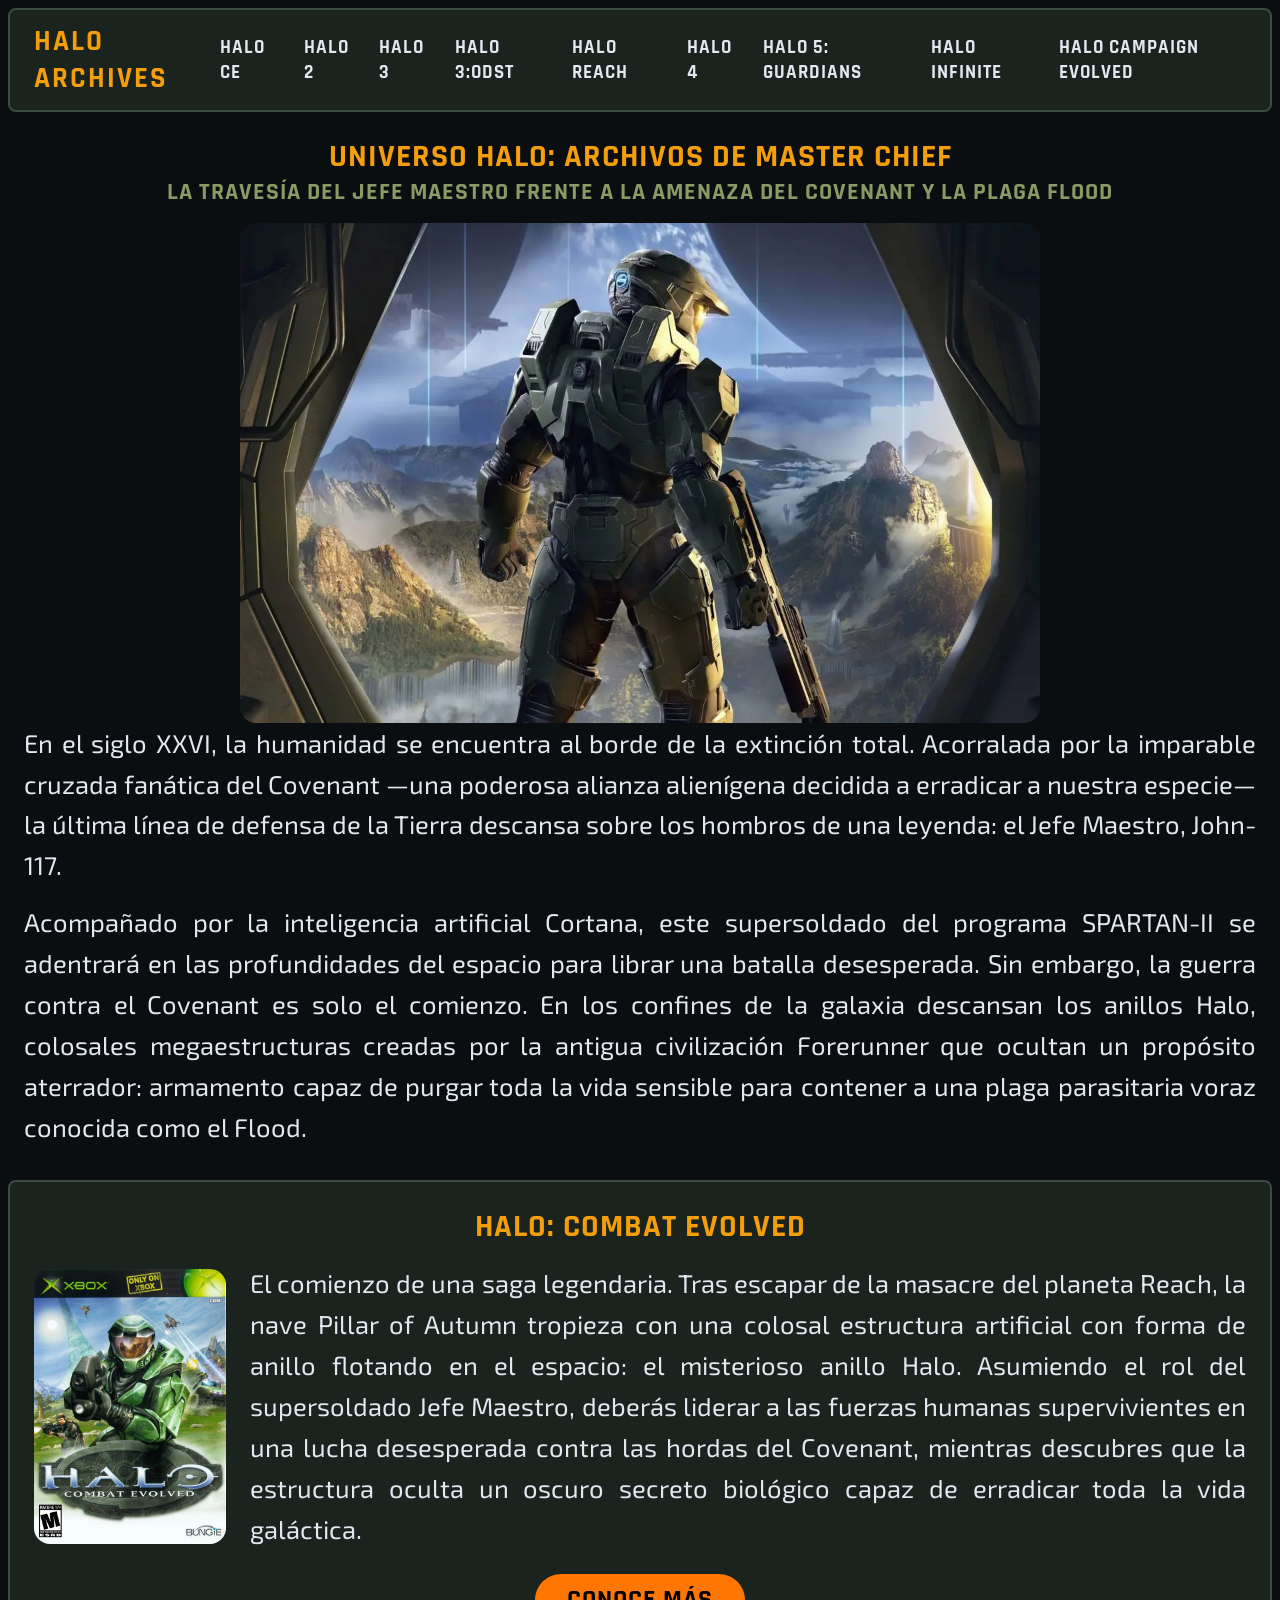
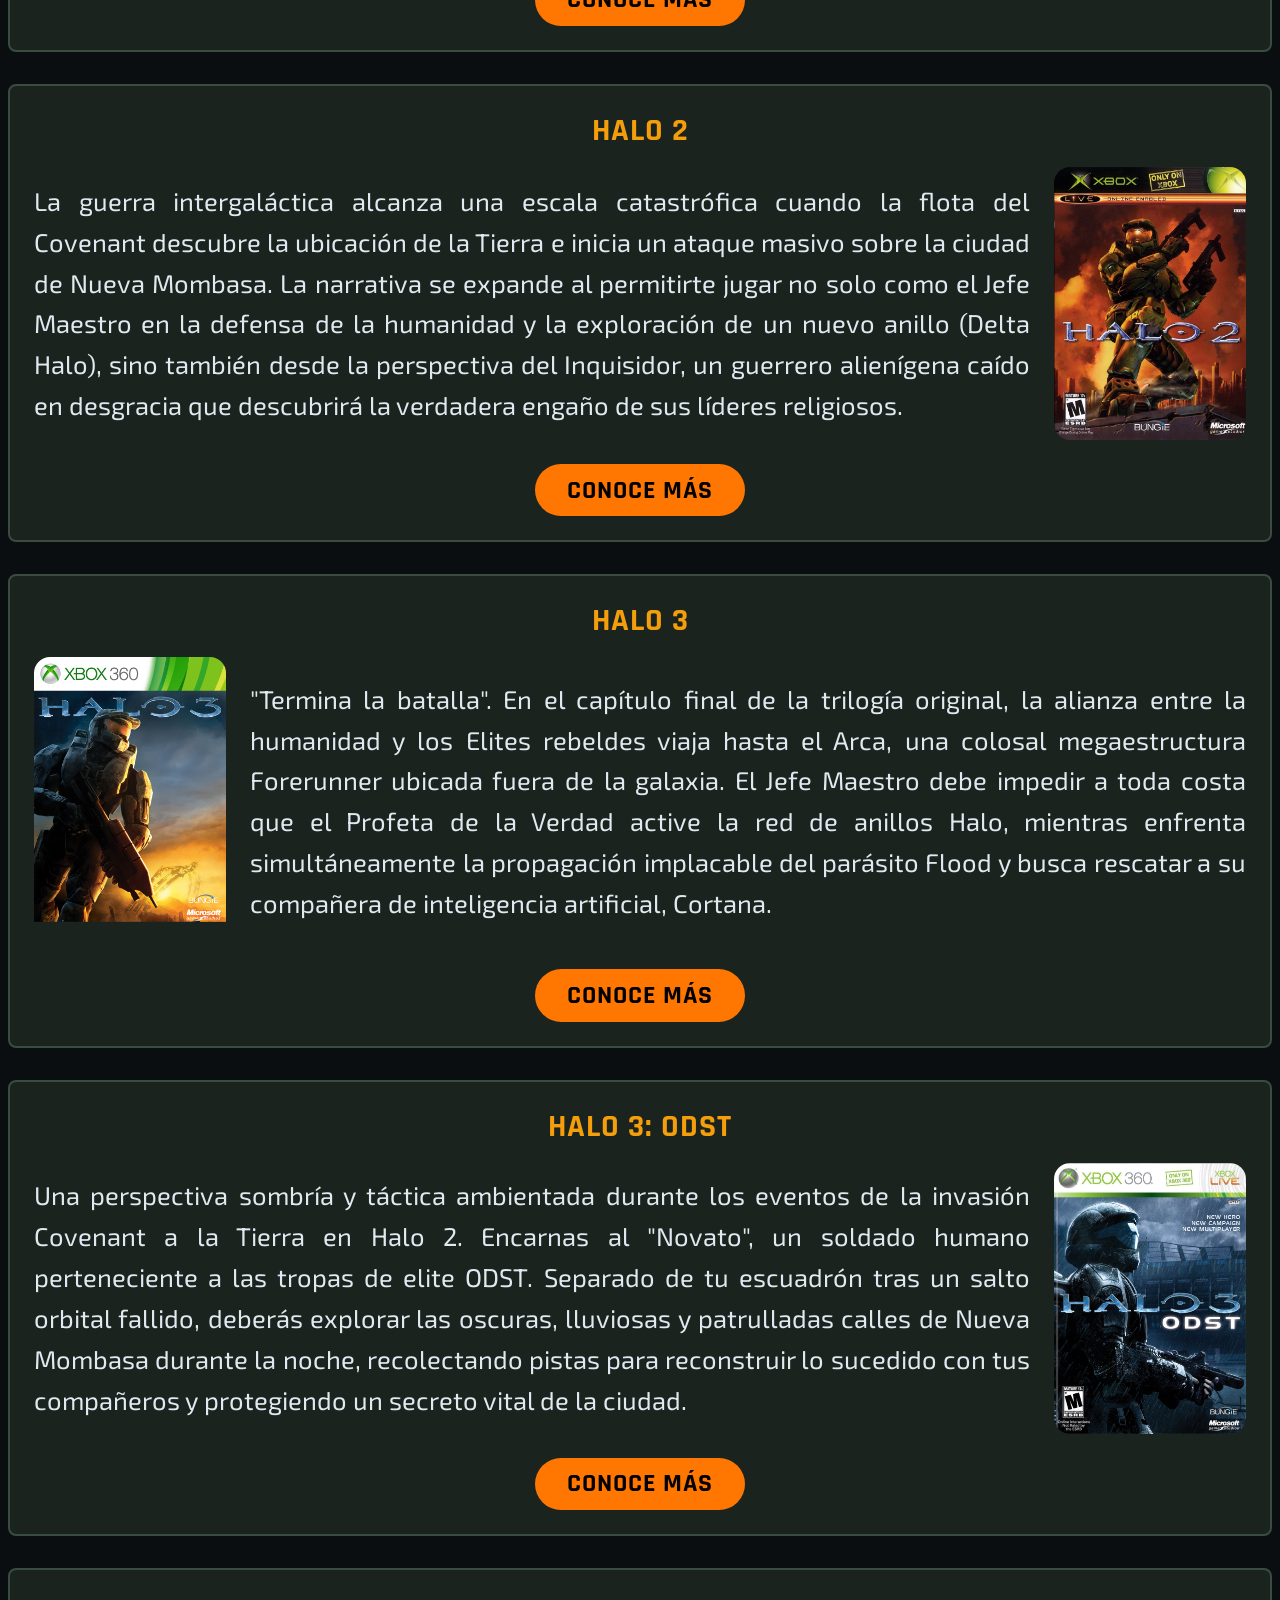
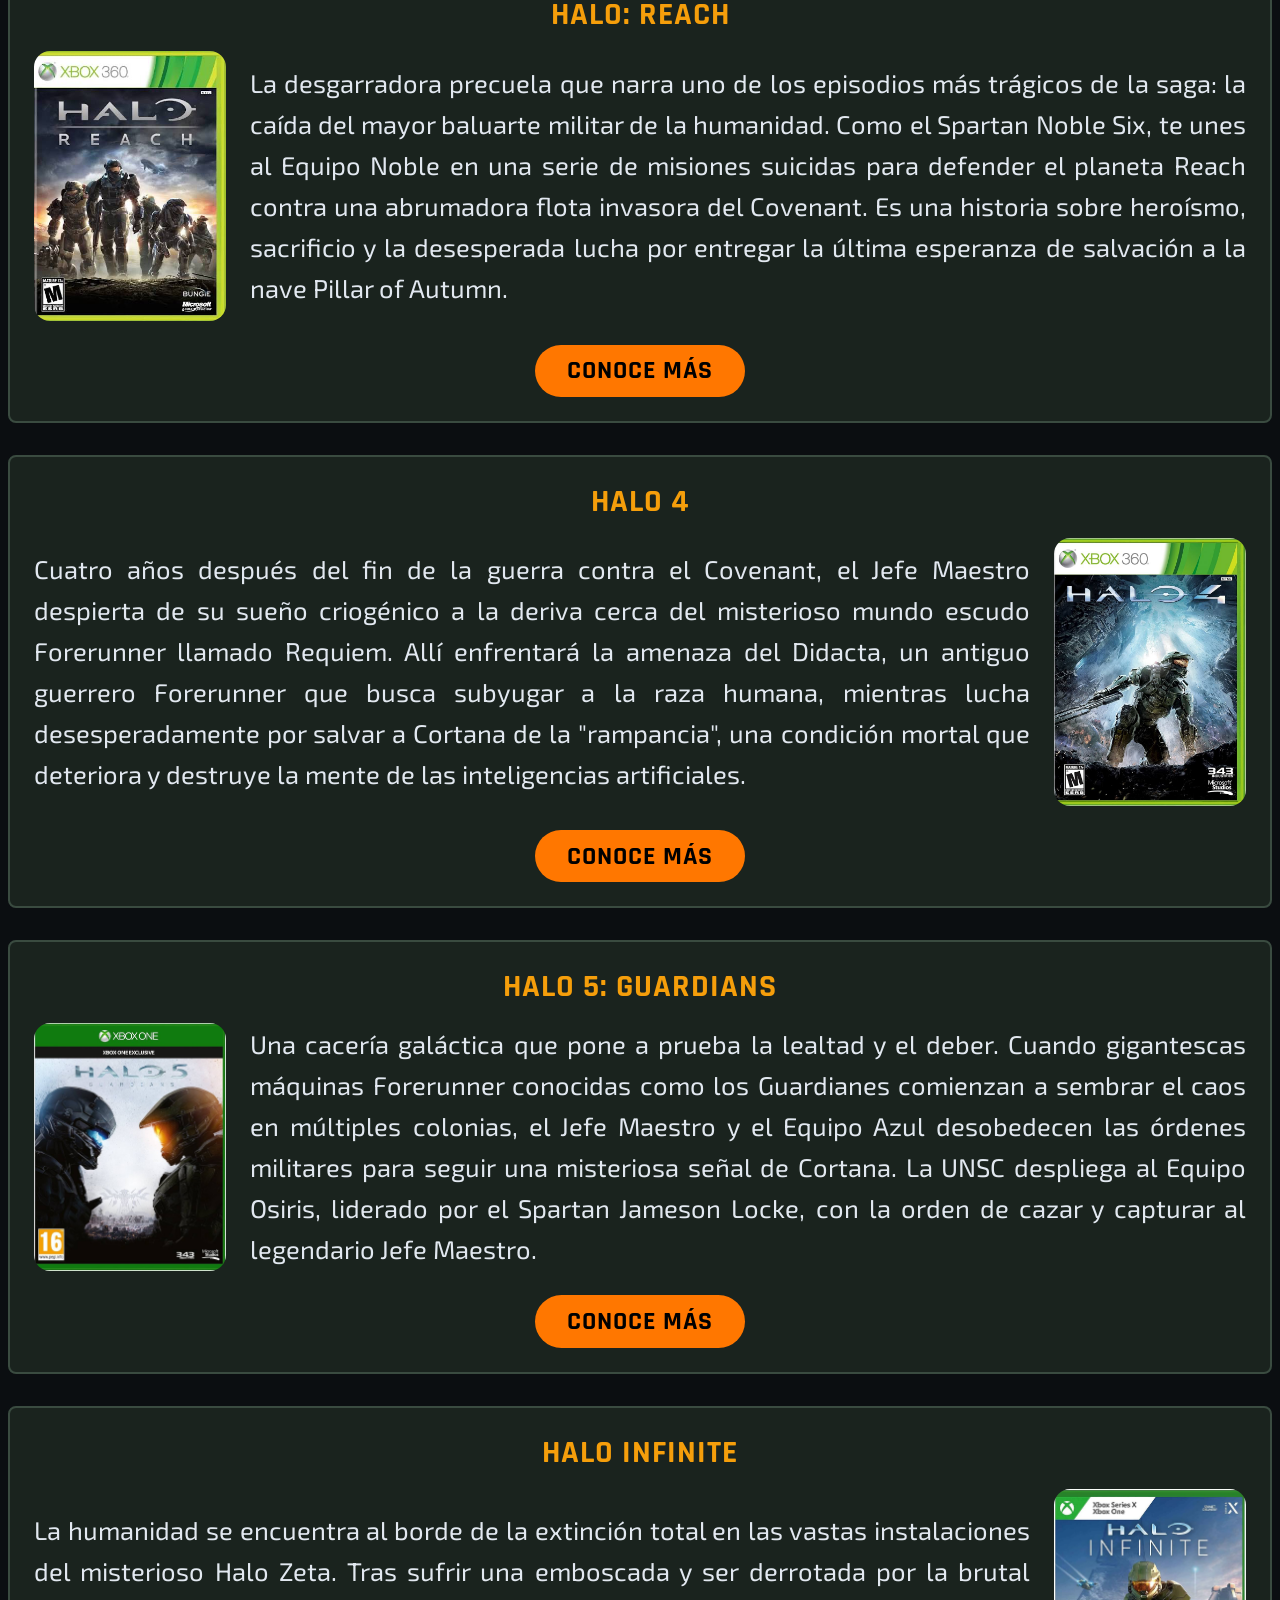
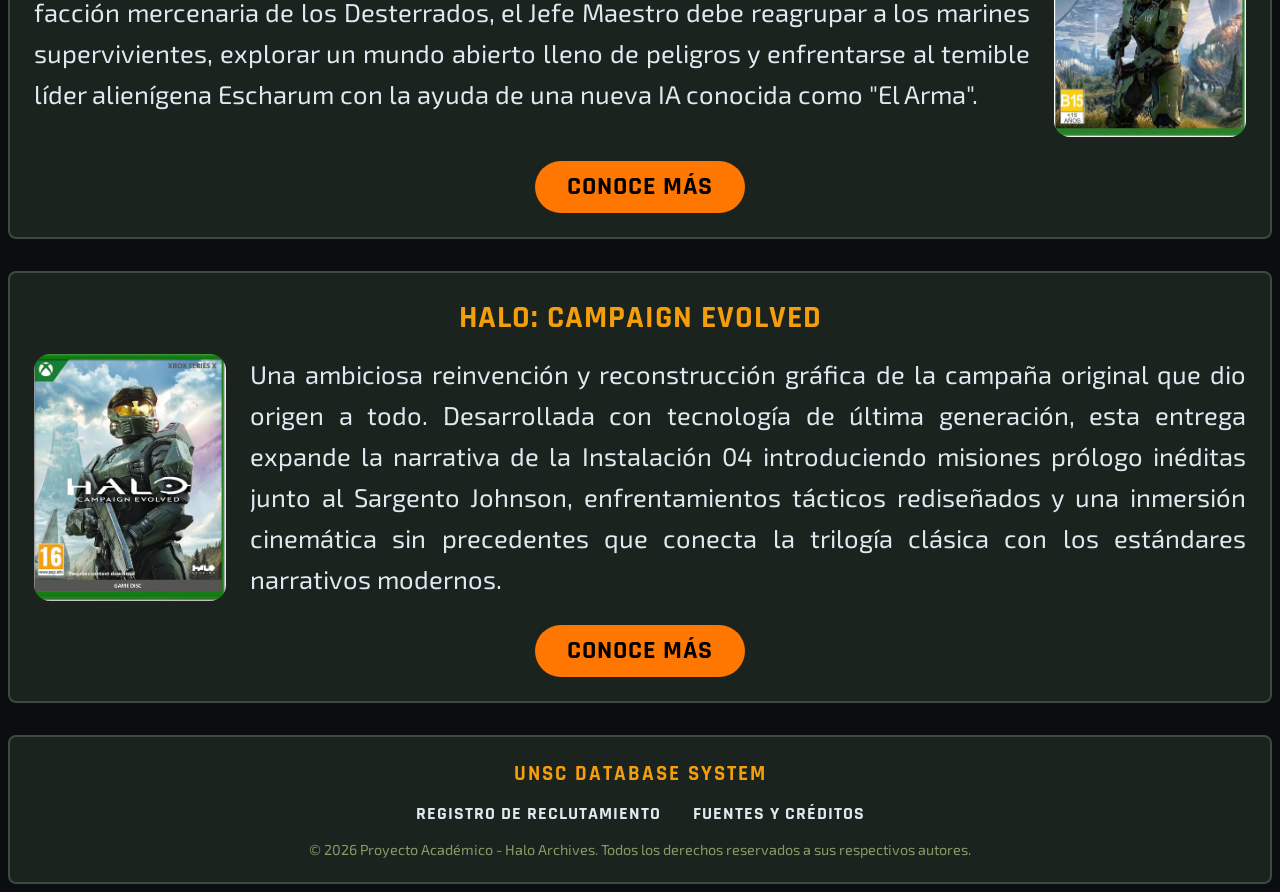
<file: index.html>
<!doctype html>
<html lang="en">
  <head>
    <meta charset="UTF-8" />
    <meta name="viewport" content="width=device-width, initial-scale=1.0" />
    <title>Document</title>
    <link rel="stylesheet" href="styles.css" />
    <link
      href="https://fonts.googleapis.com/css2?family=Exo+2:wght@400;600&family=Rajdhani:wght@600;700&display=swap"
      rel="stylesheet"
    />
  </head>
  <nav class="navbar">
    <div class="nav-logo">
      <a href="index.html">HALO ARCHIVES</a>
    </div>
    <ul class="nav-links">
      <li><a href="halo_combat_evolved.html">Halo CE</a></li>
      <li><a href="halo_2.html">Halo 2</a></li>
      <li><a href="halo_3.html">Halo 3</a></li>
      <li><a href="halo_3:_ODST.html">Halo 3:ODST</a></li>
      <li><a href="halo_reach.html">Halo Reach</a></li>
      <li><a href="halo_4.html">Halo 4</a></li>
      <li><a href="halo_5_guardians.html">Halo 5: Guardians</a></li>
      <li><a href="halo_infinite.html">Halo Infinite</a></li>
      <li><a href="halo_campaign_evolved.html">Halo Campaign Evolved</a></li>
    </ul>
  </nav>
  <body>
    <h1>Universo Halo: Archivos de Master Chief</h1>
    <h2>
      La travesía del Jefe Maestro frente a la amenaza del Covenant y la plaga
      Flood
    </h2>
    <div class="main-card">
      <div>
        <img src="public/halo.png" alt="Master Chief Image" />
        <p>
          En el siglo XXVI, la humanidad se encuentra al borde de la extinción
          total. Acorralada por la imparable cruzada fanática del Covenant —una
          poderosa alianza alienígena decidida a erradicar a nuestra especie— la
          última línea de defensa de la Tierra descansa sobre los hombros de una
          leyenda: el Jefe Maestro, John-117.
        </p>
        <p>
          Acompañado por la inteligencia artificial Cortana, este supersoldado
          del programa SPARTAN-II se adentrará en las profundidades del espacio
          para librar una batalla desesperada. Sin embargo, la guerra contra el
          Covenant es solo el comienzo. En los confines de la galaxia descansan
          los anillos Halo, colosales megaestructuras creadas por la antigua
          civilización Forerunner que ocultan un propósito aterrador: armamento
          capaz de purgar toda la vida sensible para contener a una plaga
          parasitaria voraz conocida como el Flood.
        </p>
      </div>
    </div>
    <div class="card">
      <h3 class="card-title">Halo: Combat Evolved</h3>
      <div class="normal">
        <img class="card-img" src="public/combat.png" alt="Halo" />
        <p>
          El comienzo de una saga legendaria. Tras escapar de la masacre del
          planeta Reach, la nave Pillar of Autumn tropieza con una colosal
          estructura artificial con forma de anillo flotando en el espacio: el
          misterioso anillo Halo. Asumiendo el rol del supersoldado Jefe
          Maestro, deberás liderar a las fuerzas humanas supervivientes en una
          lucha desesperada contra las hordas del Covenant, mientras descubres
          que la estructura oculta un oscuro secreto biológico capaz de
          erradicar toda la vida galáctica.
        </p>
      </div>
      <div class="card-button">
        <a href="halo_combat_evolved.html"><button>Conoce más</button></a>
      </div>
    </div>
    <div class="card">
      <h3 class="card-title">Halo 2</h3>
      <div class="reverse">
        <img class="card-img" src="public/halo2.png" alt="Halo 2 Image" />
        <p>
          La guerra intergaláctica alcanza una escala catastrófica cuando la
          flota del Covenant descubre la ubicación de la Tierra e inicia un
          ataque masivo sobre la ciudad de Nueva Mombasa. La narrativa se
          expande al permitirte jugar no solo como el Jefe Maestro en la defensa
          de la humanidad y la exploración de un nuevo anillo (Delta Halo), sino
          también desde la perspectiva del Inquisidor, un guerrero alienígena
          caído en desgracia que descubrirá la verdadera engaño de sus líderes
          religiosos.
        </p>
      </div>
      <div class="card-button">
        <a href="halo_2.html"><button>Conoce más</button></a>
      </div>
    </div>
    <div class="card">
      <h3 class="card-title">Halo 3</h3>
      <div class="normal">
        <img class="card-img" src="public/halo3.png" alt="Halo 3 Image" />
        <p>
          "Termina la batalla". En el capítulo final de la trilogía original, la
          alianza entre la humanidad y los Elites rebeldes viaja hasta el Arca,
          una colosal megaestructura Forerunner ubicada fuera de la galaxia. El
          Jefe Maestro debe impedir a toda costa que el Profeta de la Verdad
          active la red de anillos Halo, mientras enfrenta simultáneamente la
          propagación implacable del parásito Flood y busca rescatar a su
          compañera de inteligencia artificial, Cortana.
        </p>
      </div>
      <div class="card-button">
        <a href="halo_3.html"><button>Conoce más</button></a>
      </div>
    </div>
    <div class="card">
      <h3 class="card-title">Halo 3: ODST</h3>
      <div class="reverse">
        <img
          class="card-img"
          src="public/halo3:odst.png"
          alt="Halo 3:ODST Image"
        />
        <p>
          Una perspectiva sombría y táctica ambientada durante los eventos de la
          invasión Covenant a la Tierra en Halo 2. Encarnas al "Novato", un
          soldado humano perteneciente a las tropas de elite ODST. Separado de
          tu escuadrón tras un salto orbital fallido, deberás explorar las
          oscuras, lluviosas y patrulladas calles de Nueva Mombasa durante la
          noche, recolectando pistas para reconstruir lo sucedido con tus
          compañeros y protegiendo un secreto vital de la ciudad.
        </p>
      </div>
      <div class="card-button">
        <a href="halo_3:_ODST.html"><button>Conoce más</button></a>
      </div>
    </div>
    <div class="card">
      <h3 class="card-title">Halo: Reach</h3>
      <div class="normal">
        <img
          class="card-img"
          src="public/haloReach.png"
          alt="Halo Reach Image"
        />
        <p>
          La desgarradora precuela que narra uno de los episodios más trágicos
          de la saga: la caída del mayor baluarte militar de la humanidad. Como
          el Spartan Noble Six, te unes al Equipo Noble en una serie de misiones
          suicidas para defender el planeta Reach contra una abrumadora flota
          invasora del Covenant. Es una historia sobre heroísmo, sacrificio y la
          desesperada lucha por entregar la última esperanza de salvación a la
          nave Pillar of Autumn.
        </p>
      </div>
      <div class="card-button">
        <a href="halo_reach.html"><button>Conoce más</button></a>
      </div>
    </div>
    <div class="card">
      <h3 class="card-title">Halo 4</h3>
      <div class="reverse">
        <img class="card-img" src="public/halo4.png" alt="Halo 4 Image" />
        <p>
          Cuatro años después del fin de la guerra contra el Covenant, el Jefe
          Maestro despierta de su sueño criogénico a la deriva cerca del
          misterioso mundo escudo Forerunner llamado Requiem. Allí enfrentará la
          amenaza del Didacta, un antiguo guerrero Forerunner que busca subyugar
          a la raza humana, mientras lucha desesperadamente por salvar a Cortana
          de la "rampancia", una condición mortal que deteriora y destruye la
          mente de las inteligencias artificiales.
        </p>
      </div>
      <div class="card-button">
        <a href="halo_4.html"><button>Conoce más</button></a>
      </div>
    </div>
    <div class="card">
      <h3 class="card-title">Halo 5: Guardians</h3>
      <div class="normal">
        <img
          class="card-img"
          src="public/halo5.png"
          alt="Halo 5: Guardians Image"
        />
        <p>
          Una cacería galáctica que pone a prueba la lealtad y el deber. Cuando
          gigantescas máquinas Forerunner conocidas como los Guardianes
          comienzan a sembrar el caos en múltiples colonias, el Jefe Maestro y
          el Equipo Azul desobedecen las órdenes militares para seguir una
          misteriosa señal de Cortana. La UNSC despliega al Equipo Osiris,
          liderado por el Spartan Jameson Locke, con la orden de cazar y
          capturar al legendario Jefe Maestro.
        </p>
      </div>
      <div class="card-button">
        <a href="halo_5_guardians.html"><button>Conoce más</button></a>
      </div>
    </div>
    <div class="card">
      <h3 class="card-title">Halo Infinite</h3>
      <div class="reverse">
        <img
          class="card-img"
          src="public/haloInfinite.png"
          alt="Halo Infinite Image"
        />
        <p>
          La humanidad se encuentra al borde de la extinción total en las vastas
          instalaciones del misterioso Halo Zeta. Tras sufrir una emboscada y
          ser derrotada por la brutal facción mercenaria de los Desterrados, el
          Jefe Maestro debe reagrupar a los marines supervivientes, explorar un
          mundo abierto lleno de peligros y enfrentarse al temible líder
          alienígena Escharum con la ayuda de una nueva IA conocida como "El
          Arma".
        </p>
      </div>
      <div class="card-button">
        <a href="halo_infinite.html"><button>Conoce más</button></a>
      </div>
    </div>
    <div class="card">
      <h3 class="card-title">Halo: Campaign Evolved</h3>
      <div class="normal">
        <img
          class="card-img"
          src="public/haloCampaign.png"
          alt="Halo: Campaign Evolved Image"
        />
        <p>
          Una ambiciosa reinvención y reconstrucción gráfica de la campaña
          original que dio origen a todo. Desarrollada con tecnología de última
          generación, esta entrega expande la narrativa de la Instalación 04
          introduciendo misiones prólogo inéditas junto al Sargento Johnson,
          enfrentamientos tácticos rediseñados y una inmersión cinemática sin
          precedentes que conecta la trilogía clásica con los estándares
          narrativos modernos.
        </p>
      </div>
      <div class="card-button">
        <a href="halo_campaign_evolved.html"><button>Conoce más</button></a>
      </div>
    </div>
  </body>
  <footer class="footer">
    <div class="footer-content">
      <p class="footer-title">UNSC DATABASE SYSTEM</p>
      <ul class="footer-links">
        <li><a href="halo_reclutamiento.html">Registro de Reclutamiento</a></li>
        <li><a href="creditos.html">Fuentes y Créditos</a></li>
      </ul>
      <p class="footer-copy">
        &copy; 2026 Proyecto Académico - Halo Archives. Todos los derechos
        reservados a sus respectivos autores.
      </p>
    </div>
  </footer>
</html>
</file>
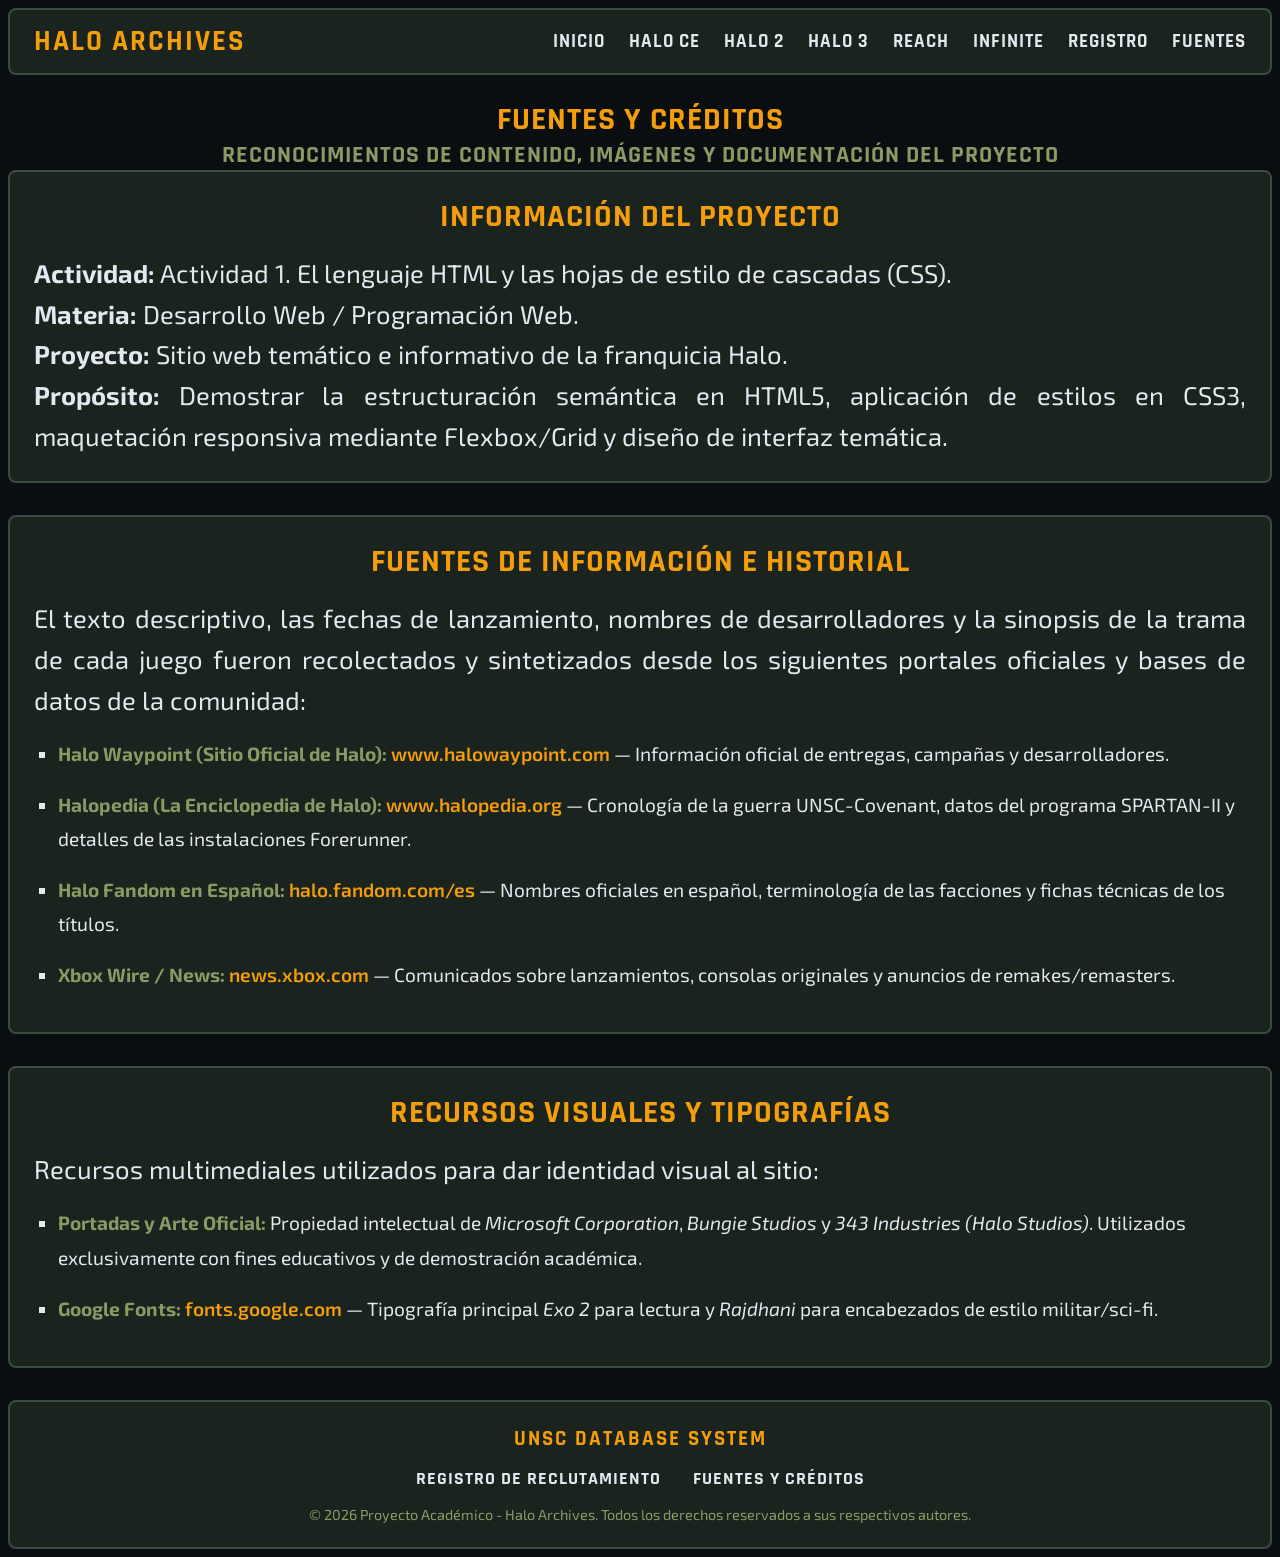
<file: creditos.html>
<!doctype html>
<html lang="es">
  <head>
    <meta charset="UTF-8" />
    <meta name="viewport" content="width=device-width, initial-scale=1.0" />
    <title>Fuentes y Créditos - Universo Halo</title>
    <link rel="stylesheet" href="styles.css" />
    <link
      href="https://fonts.googleapis.com/css2?family=Exo+2:wght@400;600&family=Rajdhani:wght@600;700&display=swap"
      rel="stylesheet"
    />
  </head>
  <body>
    <!-- Navbar principal -->
    <nav class="navbar">
      <div class="nav-logo">
        <a href="index.html">HALO ARCHIVES</a>
      </div>
      <ul class="nav-links">
        <li><a href="index.html">Inicio</a></li>
        <li><a href="halo_combat_evolved.html">Halo CE</a></li>
        <li><a href="halo_2.html">Halo 2</a></li>
        <li><a href="halo_3.html">Halo 3</a></li>
        <li><a href="halo_reach.html">Reach</a></li>
        <li><a href="halo_infinite.html">Infinite</a></li>
        <li><a href="encuesta.html">Registro</a></li>
        <li><a href="creditos.html">Fuentes</a></li>
      </ul>
    </nav>

    <h1>FUENTES Y CRÉDITOS</h1>
    <h2>Reconocimientos de contenido, imágenes y documentación del proyecto</h2>

    <!-- Sección 1: Datos del Proyecto Académico -->
    <div class="card">
      <h3 class="card-title">Información del Proyecto</h3>
      <div class="card-mission">
        <p>
          <strong>Actividad:</strong> Actividad 1. El lenguaje HTML y las hojas
          de estilo de cascadas (CSS).<br />
          <strong>Materia:</strong> Desarrollo Web / Programación Web.<br />
          <strong>Proyecto:</strong> Sitio web temático e informativo de la
          franquicia Halo.<br />
          <strong>Propósito:</strong> Demostrar la estructuración semántica en
          HTML5, aplicación de estilos en CSS3, maquetación responsiva mediante
          Flexbox/Grid y diseño de interfaz temática.
        </p>
      </div>
    </div>

    <!-- Sección 2: Fuentes de Información de Halo -->
    <div class="card">
      <h3 class="card-title">Fuentes de Información e Historial</h3>
      <div class="card-mission">
        <p>
          El texto descriptivo, las fechas de lanzamiento, nombres de
          desarrolladores y la sinopsis de la trama de cada juego fueron
          recolectados y sintetizados desde los siguientes portales oficiales y
          bases de datos de la comunidad:
        </p>
        <ul class="credits-list">
          <li>
            <strong>Halo Waypoint (Sitio Oficial de Halo):</strong>
            <a
              href="https://www.halowaypoint.com"
              target="_blank"
              rel="noopener"
              >www.halowaypoint.com</a
            >
            — Información oficial de entregas, campañas y desarrolladores.
          </li>
          <li>
            <strong>Halopedia (La Enciclopedia de Halo):</strong>
            <a href="https://www.halopedia.org" target="_blank" rel="noopener"
              >www.halopedia.org</a
            >
            — Cronología de la guerra UNSC-Covenant, datos del programa
            SPARTAN-II y detalles de las instalaciones Forerunner.
          </li>
          <li>
            <strong>Halo Fandom en Español:</strong>
            <a
              href="https://halo.fandom.com/es/wiki/Halo_Wiki"
              target="_blank"
              rel="noopener"
              >halo.fandom.com/es</a
            >
            — Nombres oficiales en español, terminología de las facciones y
            fichas técnicas de los títulos.
          </li>
          <li>
            <strong>Xbox Wire / News:</strong>
            <a href="https://news.xbox.com" target="_blank" rel="noopener"
              >news.xbox.com</a
            >
            — Comunicados sobre lanzamientos, consolas originales y anuncios de
            remakes/remasters.
          </li>
        </ul>
      </div>
    </div>

    <!-- Sección 3: Recursos Visuales y Tipografías -->
    <div class="card">
      <h3 class="card-title">Recursos Visuales y Tipografías</h3>
      <div class="card-mission">
        <p>
          Recursos multimediales utilizados para dar identidad visual al sitio:
        </p>
        <ul class="credits-list">
          <li>
            <strong>Portadas y Arte Oficial:</strong> Propiedad intelectual de
            <em>Microsoft Corporation</em>, <em>Bungie Studios</em> y
            <em>343 Industries (Halo Studios)</em>. Utilizados exclusivamente
            con fines educativos y de demostración académica.
          </li>
          <li>
            <strong>Google Fonts:</strong>
            <a href="https://fonts.google.com" target="_blank" rel="noopener"
              >fonts.google.com</a
            >
            — Tipografía principal <em>Exo 2</em> para lectura y
            <em>Rajdhani</em> para encabezados de estilo militar/sci-fi.
          </li>
        </ul>
      </div>
    </div>
  </body>
  <footer class="footer">
    <div class="footer-content">
      <p class="footer-title">UNSC DATABASE SYSTEM</p>
      <ul class="footer-links">
        <li><a href="halo_reclutamiento.html">Registro de Reclutamiento</a></li>
        <li><a href="creditos.html">Fuentes y Créditos</a></li>
      </ul>
      <p class="footer-copy">
        &copy; 2026 Proyecto Académico - Halo Archives. Todos los derechos
        reservados a sus respectivos autores.
      </p>
    </div>
  </footer>
</html>
</file>
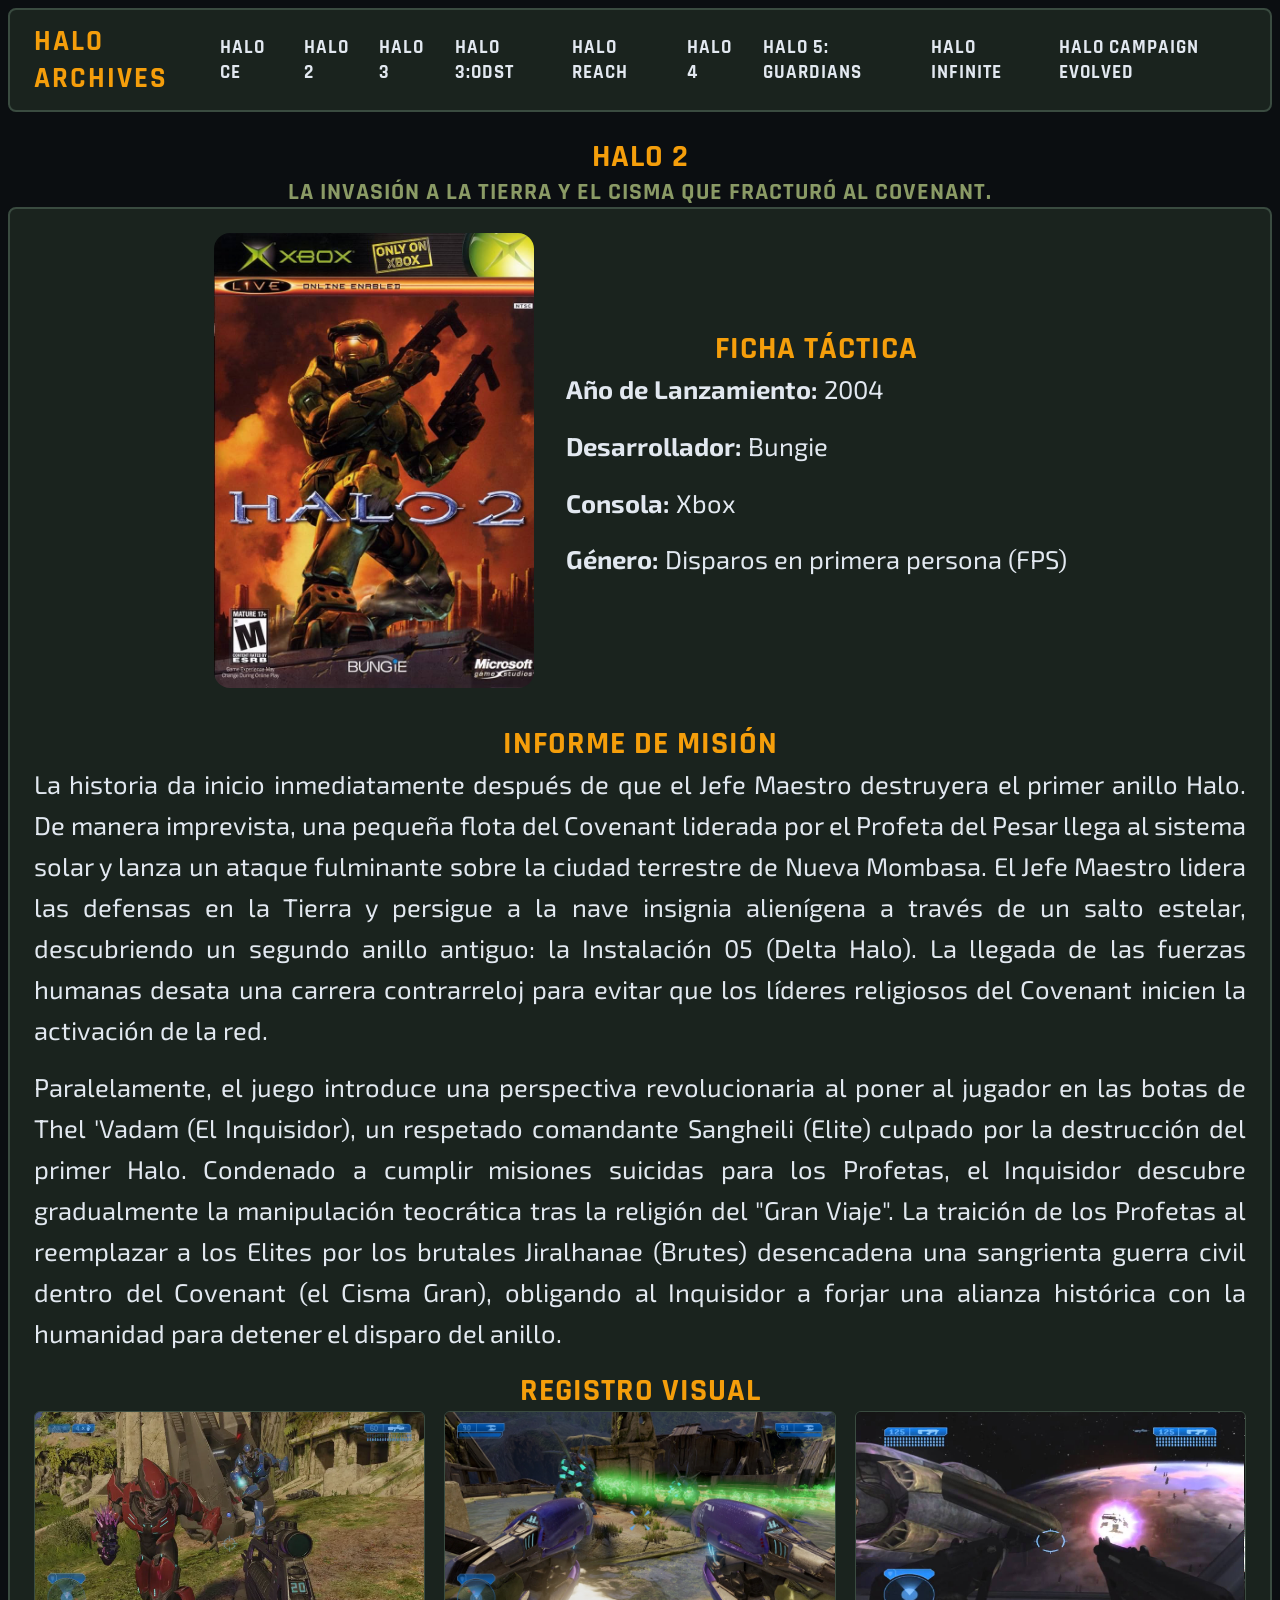
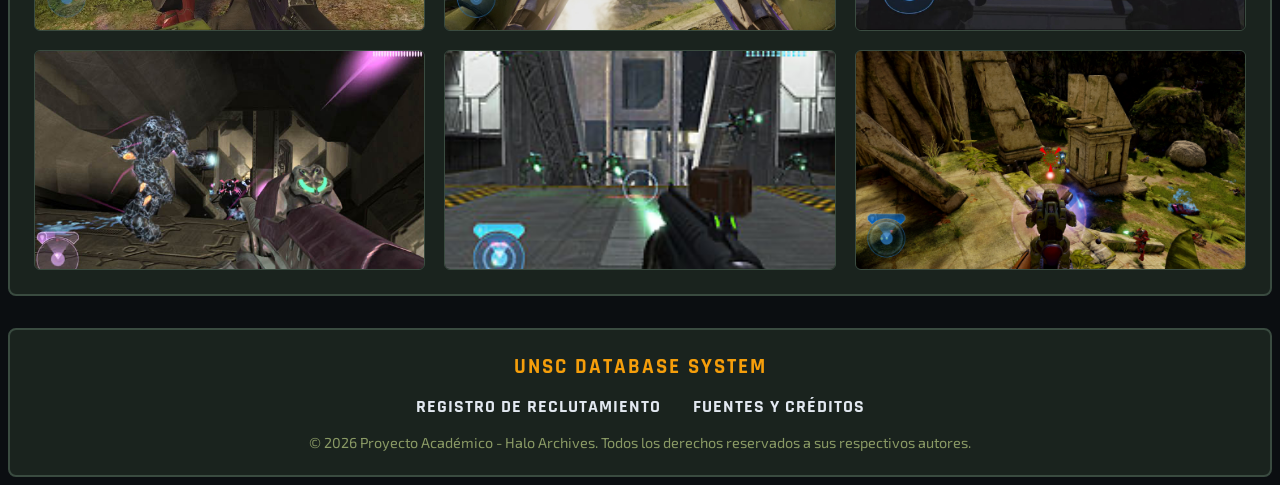
<file: halo_2.html>
<!doctype html>
<html lang="en">
  <head>
    <meta charset="UTF-8" />
    <meta name="viewport" content="width=device-width, initial-scale=1.0" />
    <title>Halo 2</title>
    <link rel="stylesheet" href="subpages.css" />
    <link
      href="https://fonts.googleapis.com/css2?family=Exo+2:wght@400;600&family=Rajdhani:wght@600;700&display=swap"
      rel="stylesheet"
    />
  </head>
  <nav class="navbar">
    <div class="nav-logo">
      <a href="index.html">HALO ARCHIVES</a>
    </div>
    <ul class="nav-links">
      <li><a href="halo_combat_evolved.html">Halo CE</a></li>
      <li><a href="halo_2.html">Halo 2</a></li>
      <li><a href="halo_3.html">Halo 3</a></li>
      <li><a href="halo_3:_ODST.html">Halo 3:ODST</a></li>
      <li><a href="halo_reach.html">Halo Reach</a></li>
      <li><a href="halo_4.html">Halo 4</a></li>
      <li><a href="halo_5_guardians.html">Halo 5: Guardians</a></li>
      <li><a href="halo_infinite.html">Halo Infinite</a></li>
      <li><a href="halo_campaign_evolved.html">Halo Campaign Evolved</a></li>
    </ul>
  </nav>
  <body>
    <h1>Halo 2</h1>
    <h2>La invasión a la Tierra y el Cisma que fracturó al Covenant.</h2>
    <div class="card">
      <div class="card-features">
        <div>
          <img class="card-img" src="public/halo2.png" alt="Halo 2 Image" />
        </div>
        <div>
          <h2 class="card-features-title">Ficha Táctica</h2>
          <p><b>Año de Lanzamiento: </b>2004</p>
          <p><b>Desarrollador: </b>Bungie</p>
          <p><b>Consola: </b>Xbox</p>
          <p><b>Género: </b>Disparos en primera persona (FPS)</p>
        </div>
      </div>
      <div class="card-mission">
        <h2 class="card-mission-title">Informe de Misión</h2>
        <p>
          La historia da inicio inmediatamente después de que el Jefe Maestro
          destruyera el primer anillo Halo. De manera imprevista, una pequeña
          flota del Covenant liderada por el Profeta del Pesar llega al sistema
          solar y lanza un ataque fulminante sobre la ciudad terrestre de Nueva
          Mombasa. El Jefe Maestro lidera las defensas en la Tierra y persigue a
          la nave insignia alienígena a través de un salto estelar, descubriendo
          un segundo anillo antiguo: la Instalación 05 (Delta Halo). La llegada
          de las fuerzas humanas desata una carrera contrarreloj para evitar que
          los líderes religiosos del Covenant inicien la activación de la red.
        </p>
        <p>
          Paralelamente, el juego introduce una perspectiva revolucionaria al
          poner al jugador en las botas de Thel 'Vadam (El Inquisidor), un
          respetado comandante Sangheili (Elite) culpado por la destrucción del
          primer Halo. Condenado a cumplir misiones suicidas para los Profetas,
          el Inquisidor descubre gradualmente la manipulación teocrática tras la
          religión del "Gran Viaje". La traición de los Profetas al reemplazar a
          los Elites por los brutales Jiralhanae (Brutes) desencadena una
          sangrienta guerra civil dentro del Covenant (el Cisma Gran), obligando
          al Inquisidor a forjar una alianza histórica con la humanidad para
          detener el disparo del anillo.
        </p>
      </div>
      <div class="card-visual-record">
        <h2 class="card-visual-record-title">Registro Visual</h2>
        <div class="card-visual-galeria">
          <div class="card-visual-item">
            <img src="public/halo2/1.png" alt="Registro Visual" />
          </div>
          <div class="card-visual-item">
            <img src="public/halo2/2.png" alt="Registro Visual" />
          </div>
          <div class="card-visual-item">
            <img src="public/halo2/3.png" alt="Registro Visual" />
          </div>
          <div class="card-visual-item">
            <img src="public/halo2/4.png" alt="Registro Visual" />
          </div>
          <div class="card-visual-item">
            <img src="public/halo2/5.png" alt="Registro Visual" />
          </div>
          <div class="card-visual-item">
            <img src="public/halo2/6.png" alt="Registro Visual" />
          </div>
        </div>
      </div>
    </div>
  </body>
  <footer class="footer">
    <div class="footer-content">
      <p class="footer-title">UNSC DATABASE SYSTEM</p>
      <ul class="footer-links">
        <li><a href="halo_reclutamiento.html">Registro de Reclutamiento</a></li>
        <li><a href="creditos.html">Fuentes y Créditos</a></li>
      </ul>
      <p class="footer-copy">
        &copy; 2026 Proyecto Académico - Halo Archives. Todos los derechos
        reservados a sus respectivos autores.
      </p>
    </div>
  </footer>
</html>
</file>
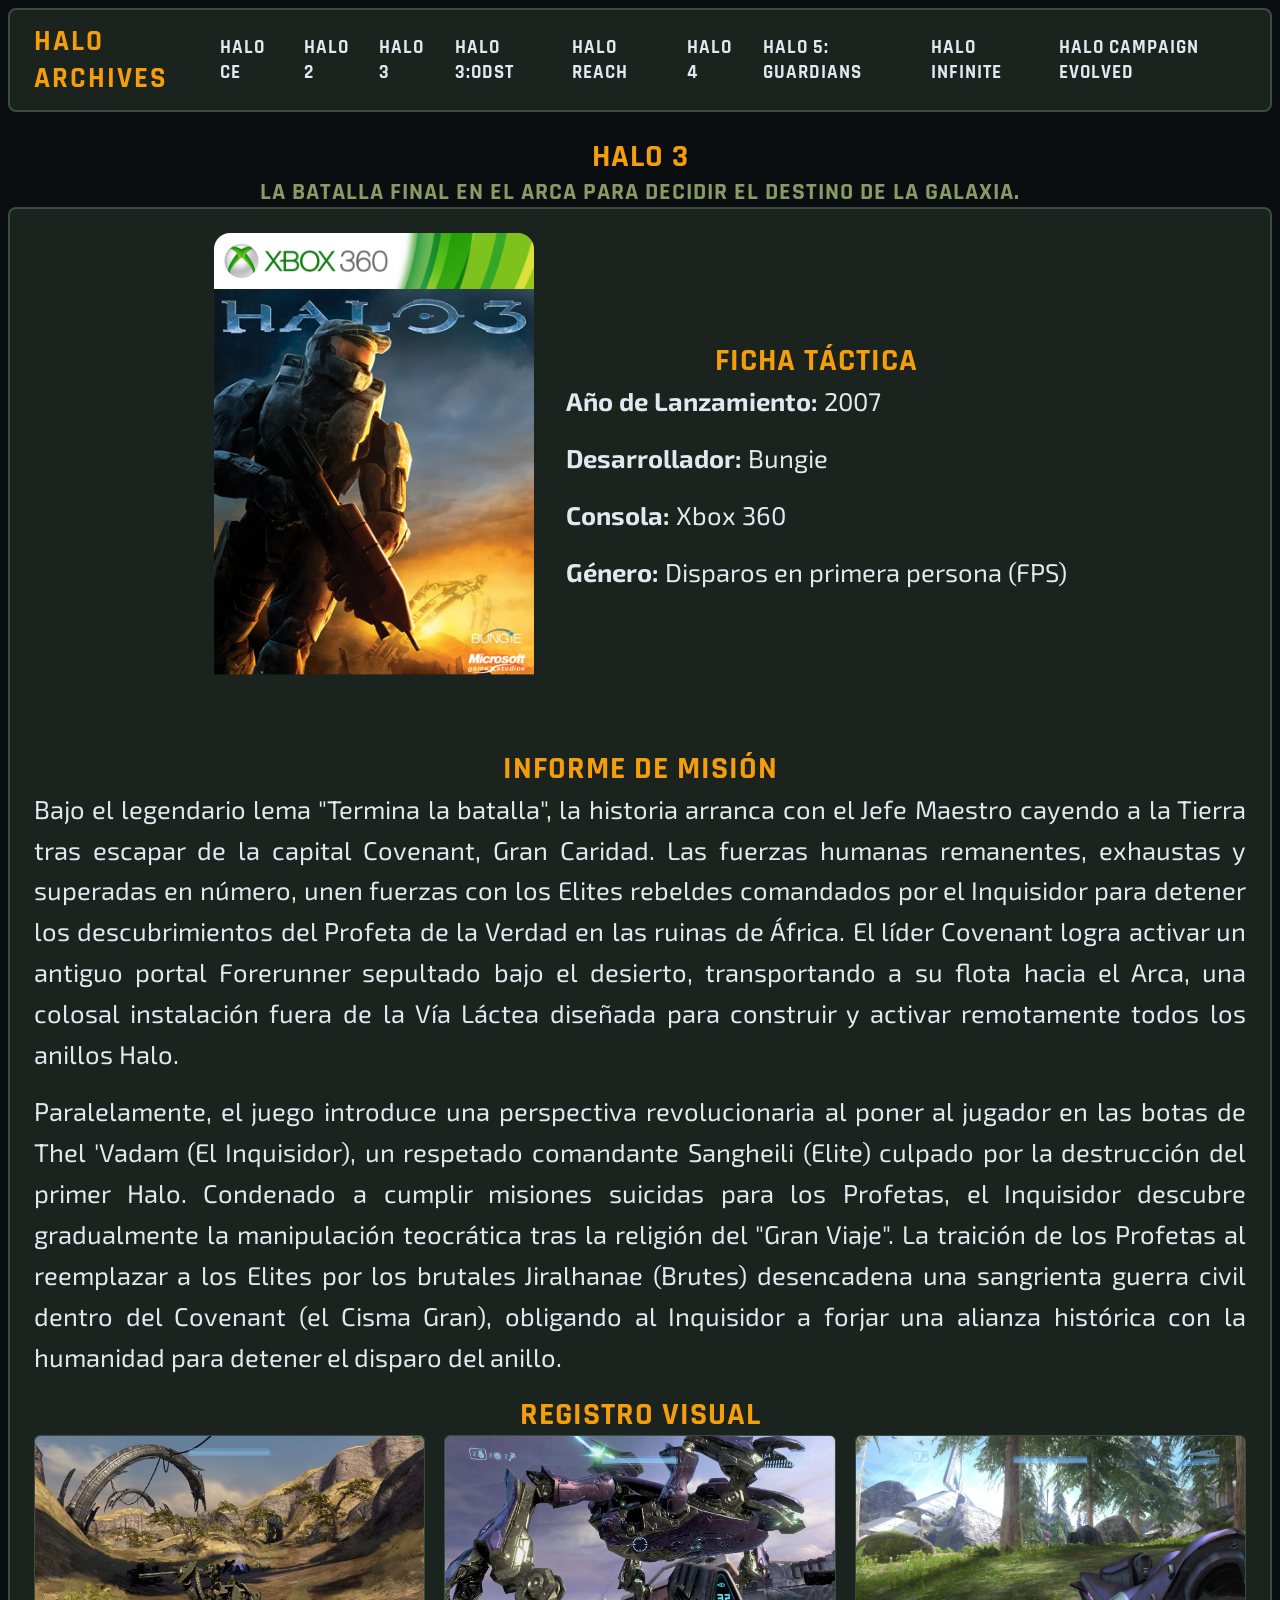
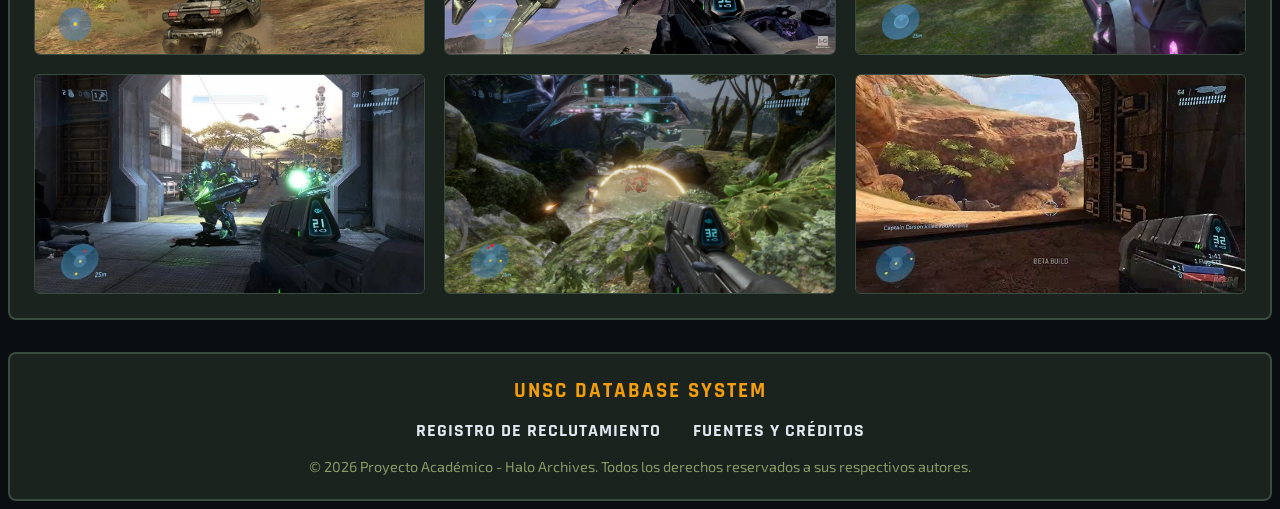
<file: halo_3.html>
<!doctype html>
<html lang="en">
  <head>
    <meta charset="UTF-8" />
    <meta name="viewport" content="width=device-width, initial-scale=1.0" />
    <title>Halo 3</title>
    <link rel="stylesheet" href="subpages.css" />
    <link
      href="https://fonts.googleapis.com/css2?family=Exo+2:wght@400;600&family=Rajdhani:wght@600;700&display=swap"
      rel="stylesheet"
    />
  </head>
  <nav class="navbar">
    <div class="nav-logo">
      <a href="index.html">HALO ARCHIVES</a>
    </div>
    <ul class="nav-links">
      <li><a href="halo_combat_evolved.html">Halo CE</a></li>
      <li><a href="halo_2.html">Halo 2</a></li>
      <li><a href="halo_3.html">Halo 3</a></li>
      <li><a href="halo_3:_ODST.html">Halo 3:ODST</a></li>
      <li><a href="halo_reach.html">Halo Reach</a></li>
      <li><a href="halo_4.html">Halo 4</a></li>
      <li><a href="halo_5_guardians.html">Halo 5: Guardians</a></li>
      <li><a href="halo_infinite.html">Halo Infinite</a></li>
      <li><a href="halo_campaign_evolved.html">Halo Campaign Evolved</a></li>
    </ul>
  </nav>
  <body>
    <h1>Halo 3</h1>
    <h2>La batalla final en el Arca para decidir el destino de la galaxia.</h2>
    <div class="card">
      <div class="card-features">
        <div>
          <img class="card-img" src="public/halo3.png" alt="Halo 3 Image" />
        </div>
        <div>
          <h2 class="card-features-title">Ficha Táctica</h2>
          <p><b>Año de Lanzamiento: </b>2007</p>
          <p><b>Desarrollador: </b>Bungie</p>
          <p><b>Consola: </b>Xbox 360</p>
          <p><b>Género: </b>Disparos en primera persona (FPS)</p>
        </div>
      </div>
      <div class="card-mission">
        <h2 class="card-mission-title"><b>Informe de Misión</b></h2>
        <p>
          Bajo el legendario lema "Termina la batalla", la historia arranca con
          el Jefe Maestro cayendo a la Tierra tras escapar de la capital
          Covenant, Gran Caridad. Las fuerzas humanas remanentes, exhaustas y
          superadas en número, unen fuerzas con los Elites rebeldes comandados
          por el Inquisidor para detener los descubrimientos del Profeta de la
          Verdad en las ruinas de África. El líder Covenant logra activar un
          antiguo portal Forerunner sepultado bajo el desierto, transportando a
          su flota hacia el Arca, una colosal instalación fuera de la Vía Láctea
          diseñada para construir y activar remotamente todos los anillos Halo.
        </p>
        <p>
          Paralelamente, el juego introduce una perspectiva revolucionaria al
          poner al jugador en las botas de Thel 'Vadam (El Inquisidor), un
          respetado comandante Sangheili (Elite) culpado por la destrucción del
          primer Halo. Condenado a cumplir misiones suicidas para los Profetas,
          el Inquisidor descubre gradualmente la manipulación teocrática tras la
          religión del "Gran Viaje". La traición de los Profetas al reemplazar a
          los Elites por los brutales Jiralhanae (Brutes) desencadena una
          sangrienta guerra civil dentro del Covenant (el Cisma Gran), obligando
          al Inquisidor a forjar una alianza histórica con la humanidad para
          detener el disparo del anillo.
        </p>
      </div>
      <div class="card-visual-record">
        <h2 class="card-visual-record-title">Registro Visual</h2>
        <div class="card-visual-galeria">
          <div class="card-visual-item">
            <img src="public/halo3/1.png" alt="Registro Visual" />
          </div>
          <div class="card-visual-item">
            <img src="public/halo3/2.png" alt="Registro Visual" />
          </div>
          <div class="card-visual-item">
            <img src="public/halo3/3.png" alt="Registro Visual" />
          </div>
          <div class="card-visual-item">
            <img src="public/halo3/4.png" alt="Registro Visual" />
          </div>
          <div class="card-visual-item">
            <img src="public/halo3/5.png" alt="Registro Visual" />
          </div>
          <div class="card-visual-item">
            <img src="public/halo3/6.png" alt="Registro Visual" />
          </div>
        </div>
      </div>
    </div>
  </body>
  <footer class="footer">
    <div class="footer-content">
      <p class="footer-title">UNSC DATABASE SYSTEM</p>
      <ul class="footer-links">
        <li><a href="halo_reclutamiento.html">Registro de Reclutamiento</a></li>
        <li><a href="creditos.html">Fuentes y Créditos</a></li>
      </ul>
      <p class="footer-copy">
        &copy; 2026 Proyecto Académico - Halo Archives. Todos los derechos
        reservados a sus respectivos autores.
      </p>
    </div>
  </footer>
</html>
</file>
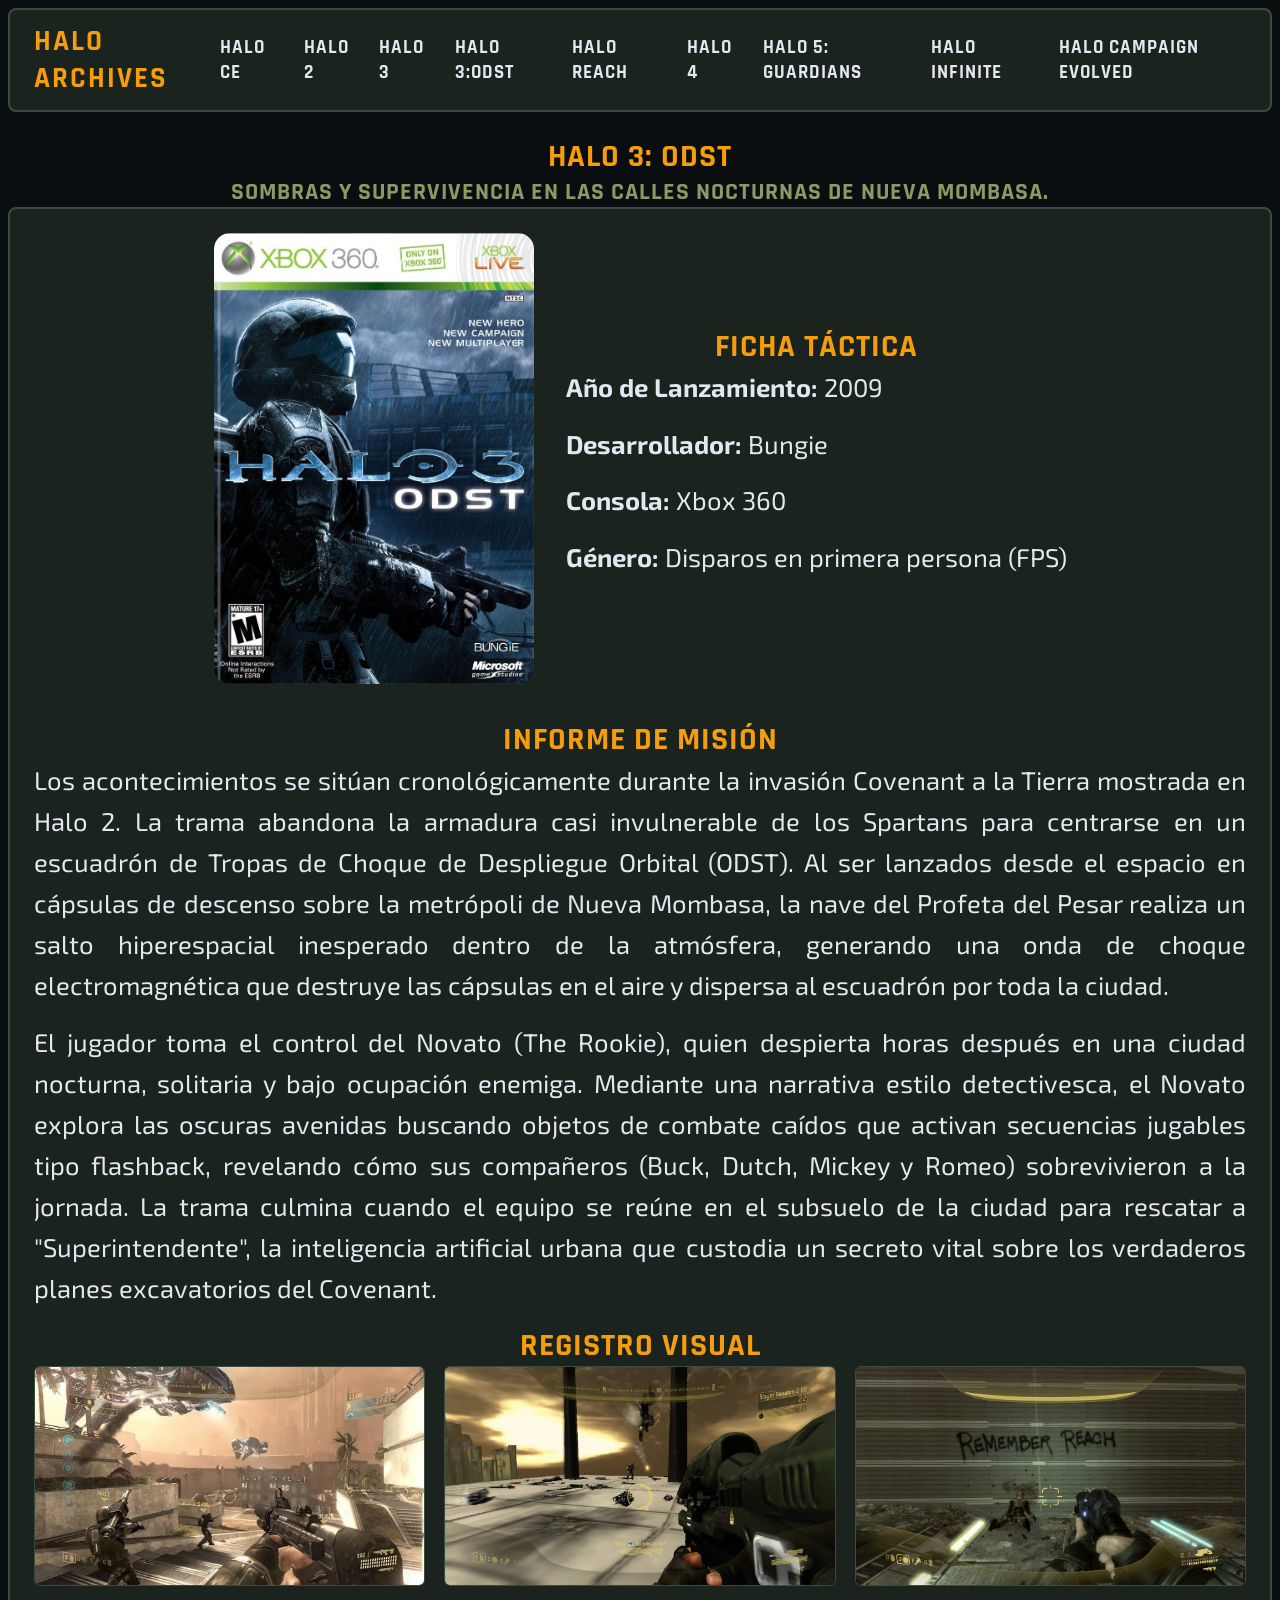
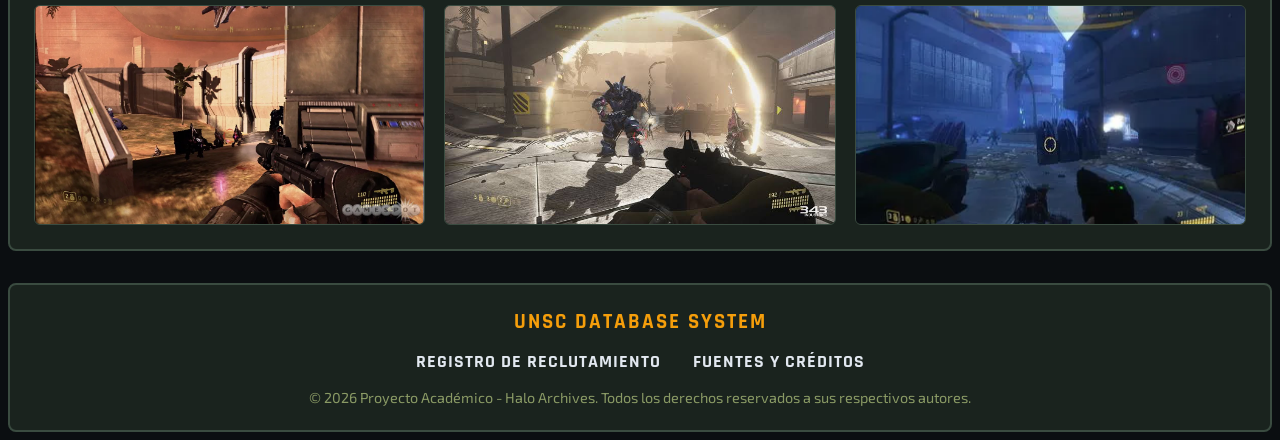
<file: halo_3:_ODST.html>
<!doctype html>
<html lang="en">
  <head>
    <meta charset="UTF-8" />
    <meta name="viewport" content="width=device-width, initial-scale=1.0" />
    <title>Halo 3: ODST</title>
    <link rel="stylesheet" href="subpages.css" />
    <link
      href="https://fonts.googleapis.com/css2?family=Exo+2:wght@400;600&family=Rajdhani:wght@600;700&display=swap"
      rel="stylesheet"
    />
  </head>
  <nav class="navbar">
    <div class="nav-logo">
      <a href="index.html">HALO ARCHIVES</a>
    </div>
    <ul class="nav-links">
      <li><a href="halo_combat_evolved.html">Halo CE</a></li>
      <li><a href="halo_2.html">Halo 2</a></li>
      <li><a href="halo_3.html">Halo 3</a></li>
      <li><a href="halo_3:_ODST.html">Halo 3:ODST</a></li>
      <li><a href="halo_reach.html">Halo Reach</a></li>
      <li><a href="halo_4.html">Halo 4</a></li>
      <li><a href="halo_5_guardians.html">Halo 5: Guardians</a></li>
      <li><a href="halo_infinite.html">Halo Infinite</a></li>
      <li><a href="halo_campaign_evolved.html">Halo Campaign Evolved</a></li>
    </ul>
  </nav>
  <body>
    <h1>Halo 3: ODST</h1>
    <h2>Sombras y supervivencia en las calles nocturnas de Nueva Mombasa.</h2>
    <div class="card">
      <div class="card-features">
        <div>
          <img
            class="card-img"
            src="public/halo3:odst.png"
            alt="Halo 3: ODST Image"
          />
        </div>
        <div>
          <h2 class="card-features-title">Ficha Táctica</h2>
          <p><b>Año de Lanzamiento: </b>2009</p>
          <p><b>Desarrollador: </b>Bungie</p>
          <p><b>Consola: </b>Xbox 360</p>
          <p><b>Género: </b>Disparos en primera persona (FPS)</p>
        </div>
      </div>
      <div class="card-mission">
        <h2 class="card-mission-title"><b>Informe de Misión</b></h2>
        <p>
          Los acontecimientos se sitúan cronológicamente durante la invasión
          Covenant a la Tierra mostrada en Halo 2. La trama abandona la armadura
          casi invulnerable de los Spartans para centrarse en un escuadrón de
          Tropas de Choque de Despliegue Orbital (ODST). Al ser lanzados desde
          el espacio en cápsulas de descenso sobre la metrópoli de Nueva
          Mombasa, la nave del Profeta del Pesar realiza un salto hiperespacial
          inesperado dentro de la atmósfera, generando una onda de choque
          electromagnética que destruye las cápsulas en el aire y dispersa al
          escuadrón por toda la ciudad.
        </p>
        <p>
          El jugador toma el control del Novato (The Rookie), quien despierta
          horas después en una ciudad nocturna, solitaria y bajo ocupación
          enemiga. Mediante una narrativa estilo detectivesca, el Novato explora
          las oscuras avenidas buscando objetos de combate caídos que activan
          secuencias jugables tipo flashback, revelando cómo sus compañeros
          (Buck, Dutch, Mickey y Romeo) sobrevivieron a la jornada. La trama
          culmina cuando el equipo se reúne en el subsuelo de la ciudad para
          rescatar a "Superintendente", la inteligencia artificial urbana que
          custodia un secreto vital sobre los verdaderos planes excavatorios del
          Covenant.
        </p>
      </div>
      <div class="card-visual-record">
        <h2 class="card-visual-record-title">Registro Visual</h2>
        <div class="card-visual-galeria">
          <div class="card-visual-item">
            <img src="public/haloODST/1.png" alt="Registro Visual" />
          </div>
          <div class="card-visual-item">
            <img src="public/haloODST/2.png" alt="Registro Visual" />
          </div>
          <div class="card-visual-item">
            <img src="public/haloODST/3.png" alt="Registro Visual" />
          </div>
          <div class="card-visual-item">
            <img src="public/haloODST/4.png" alt="Registro Visual" />
          </div>
          <div class="card-visual-item">
            <img src="public/haloODST/5.png" alt="Registro Visual" />
          </div>
          <div class="card-visual-item">
            <img src="public/haloODST/6.png" alt="Registro Visual" />
          </div>
        </div>
      </div>
    </div>
  </body>
  <footer class="footer">
    <div class="footer-content">
      <p class="footer-title">UNSC DATABASE SYSTEM</p>
      <ul class="footer-links">
        <li><a href="halo_reclutamiento.html">Registro de Reclutamiento</a></li>
        <li><a href="creditos.html">Fuentes y Créditos</a></li>
      </ul>
      <p class="footer-copy">
        &copy; 2026 Proyecto Académico - Halo Archives. Todos los derechos
        reservados a sus respectivos autores.
      </p>
    </div>
  </footer>
</html>
</file>
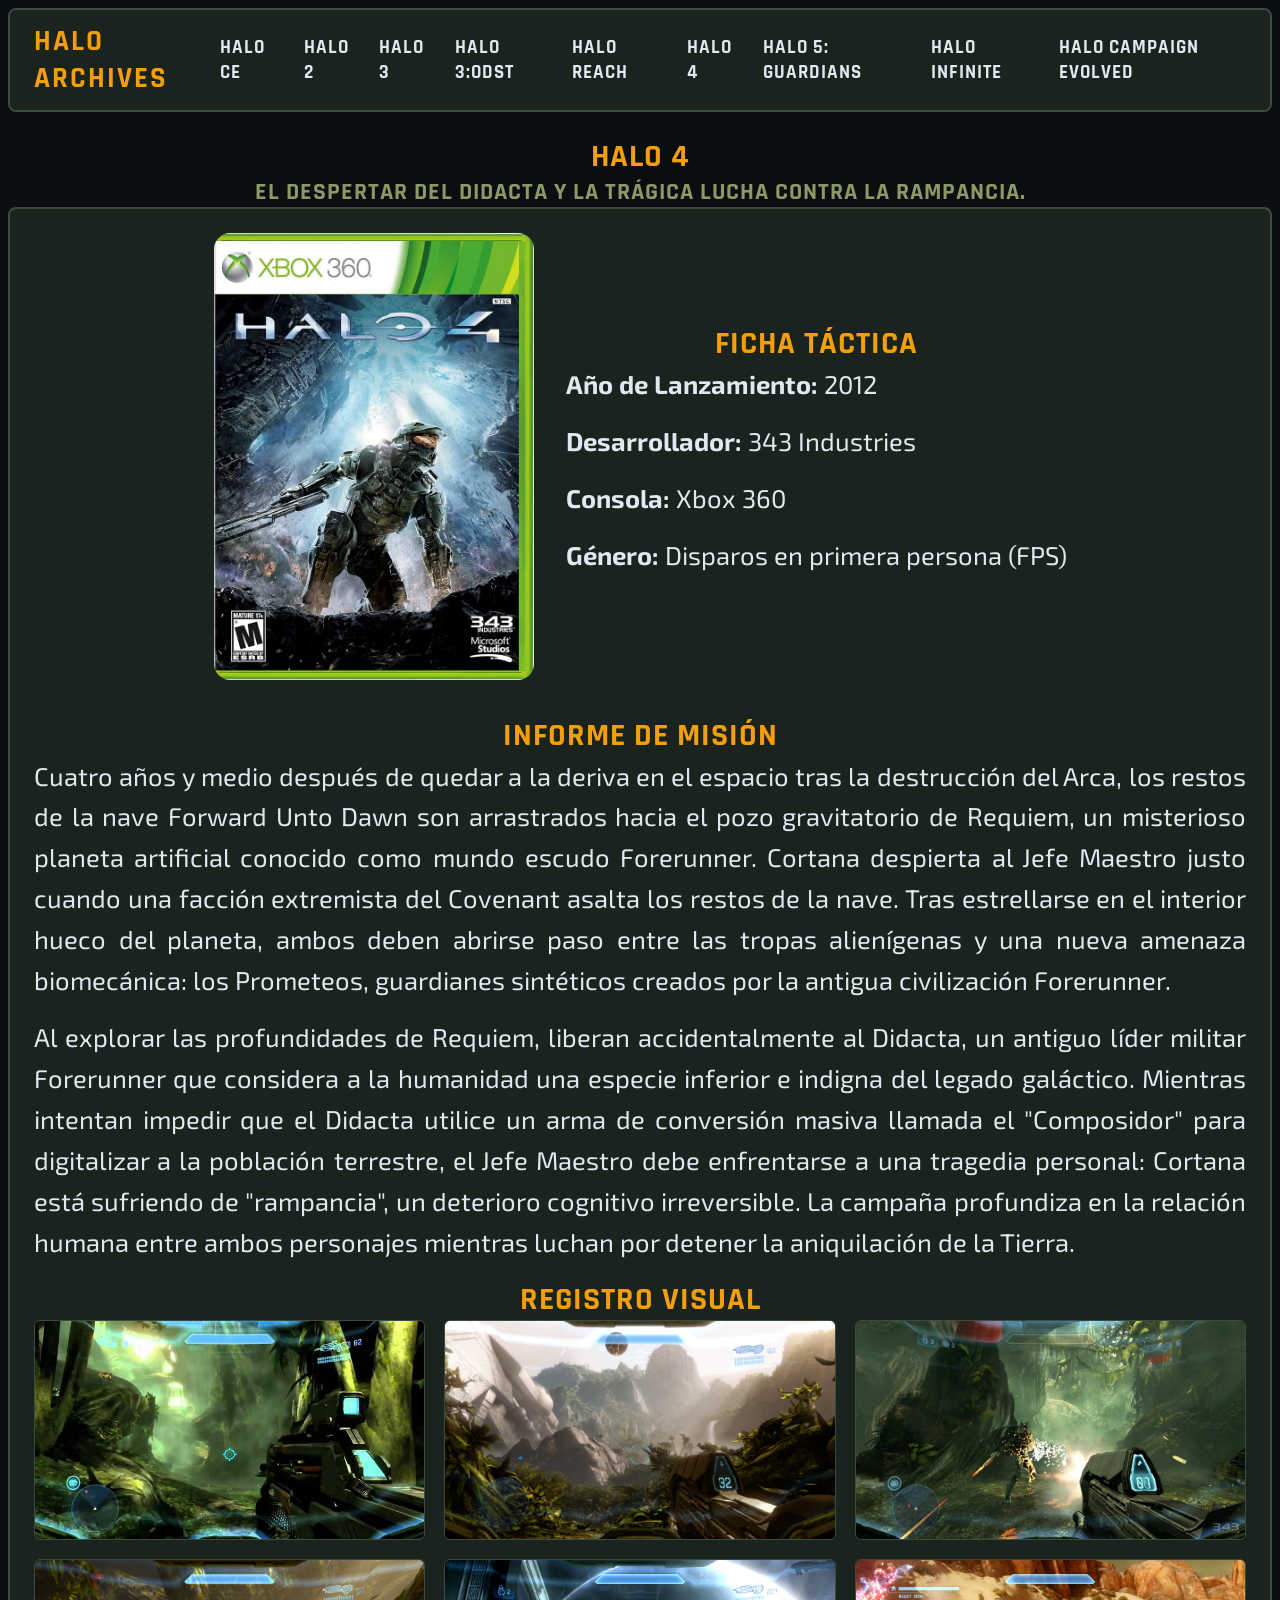
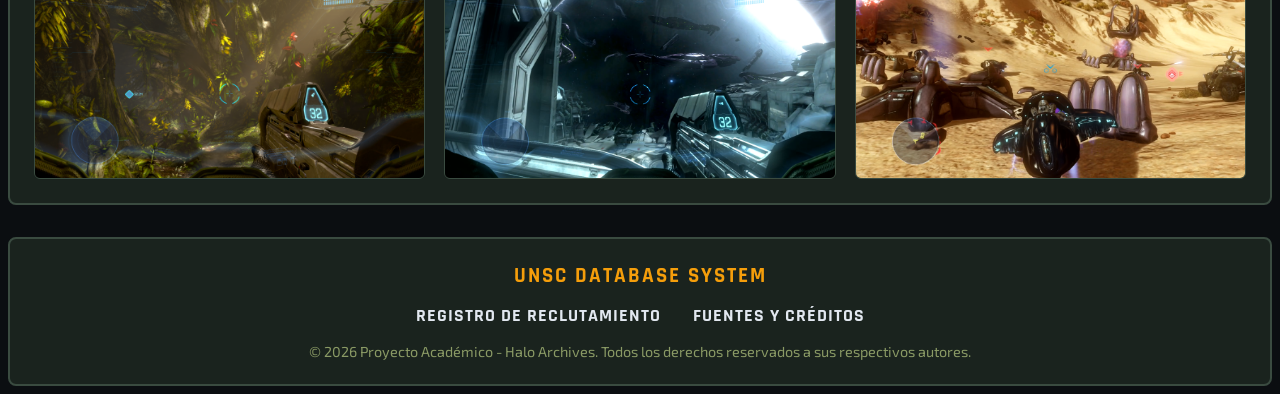
<file: halo_4.html>
<!doctype html>
<html lang="en">
  <head>
    <meta charset="UTF-8" />
    <meta name="viewport" content="width=device-width, initial-scale=1.0" />
    <title>Document</title>
    <link rel="stylesheet" href="subpages.css" />
    <link
      href="https://fonts.googleapis.com/css2?family=Exo+2:wght@400;600&family=Rajdhani:wght@600;700&display=swap"
      rel="stylesheet"
    />
  </head>
  <nav class="navbar">
    <div class="nav-logo">
      <a href="index.html">HALO ARCHIVES</a>
    </div>
    <ul class="nav-links">
      <li><a href="halo_combat_evolved.html">Halo CE</a></li>
      <li><a href="halo_2.html">Halo 2</a></li>
      <li><a href="halo_3.html">Halo 3</a></li>
      <li><a href="halo_3:_ODST.html">Halo 3:ODST</a></li>
      <li><a href="halo_reach.html">Halo Reach</a></li>
      <li><a href="halo_4.html">Halo 4</a></li>
      <li><a href="halo_5_guardians.html">Halo 5: Guardians</a></li>
      <li><a href="halo_infinite.html">Halo Infinite</a></li>
      <li><a href="halo_campaign_evolved.html">Halo Campaign Evolved</a></li>
    </ul>
  </nav>
  <body>
    <h1>Halo 4</h1>
    <h2>El despertar del Didacta y la trágica lucha contra la rampancia.</h2>
    <div class="card">
      <div class="card-features">
        <div>
          <img class="card-img" src="public/halo4.png" alt="Halo 4 Image" />
        </div>
        <div>
          <h2 class="card-features-title">Ficha Táctica</h2>
          <p><b>Año de Lanzamiento: </b>2012</p>
          <p><b>Desarrollador: </b>343 Industries</p>
          <p><b>Consola: </b>Xbox 360</p>
          <p><b>Género: </b>Disparos en primera persona (FPS)</p>
        </div>
      </div>
      <div class="card-mission">
        <h2 class="card-mission-title"><b>Informe de Misión</b></h2>
        <p>
          Cuatro años y medio después de quedar a la deriva en el espacio tras
          la destrucción del Arca, los restos de la nave Forward Unto Dawn son
          arrastrados hacia el pozo gravitatorio de Requiem, un misterioso
          planeta artificial conocido como mundo escudo Forerunner. Cortana
          despierta al Jefe Maestro justo cuando una facción extremista del
          Covenant asalta los restos de la nave. Tras estrellarse en el interior
          hueco del planeta, ambos deben abrirse paso entre las tropas
          alienígenas y una nueva amenaza biomecánica: los Prometeos, guardianes
          sintéticos creados por la antigua civilización Forerunner.
        </p>
        <p>
          Al explorar las profundidades de Requiem, liberan accidentalmente al
          Didacta, un antiguo líder militar Forerunner que considera a la
          humanidad una especie inferior e indigna del legado galáctico.
          Mientras intentan impedir que el Didacta utilice un arma de conversión
          masiva llamada el "Composidor" para digitalizar a la población
          terrestre, el Jefe Maestro debe enfrentarse a una tragedia personal:
          Cortana está sufriendo de "rampancia", un deterioro cognitivo
          irreversible. La campaña profundiza en la relación humana entre ambos
          personajes mientras luchan por detener la aniquilación de la Tierra.
        </p>
      </div>
      <div class="card-visual-record">
        <h2 class="card-visual-record-title">Registro Visual</h2>
        <div class="card-visual-galeria">
          <div class="card-visual-item">
            <img src="public/halo4/1.png" alt="Registro Visual" />
          </div>
          <div class="card-visual-item">
            <img src="public/halo4/2.png" alt="Registro Visual" />
          </div>
          <div class="card-visual-item">
            <img src="public/halo4/3.png" alt="Registro Visual" />
          </div>
          <div class="card-visual-item">
            <img src="public/halo4/4.png" alt="Registro Visual" />
          </div>
          <div class="card-visual-item">
            <img src="public/halo4/5.png" alt="Registro Visual" />
          </div>
          <div class="card-visual-item">
            <img src="public/halo4/6.png" alt="Registro Visual" />
          </div>
        </div>
      </div>
    </div>
  </body>
  <footer class="footer">
    <div class="footer-content">
      <p class="footer-title">UNSC DATABASE SYSTEM</p>
      <ul class="footer-links">
        <li><a href="halo_reclutamiento.html">Registro de Reclutamiento</a></li>
        <li><a href="creditos.html">Fuentes y Créditos</a></li>
      </ul>
      <p class="footer-copy">
        &copy; 2026 Proyecto Académico - Halo Archives. Todos los derechos
        reservados a sus respectivos autores.
      </p>
    </div>
  </footer>
</html>
</file>
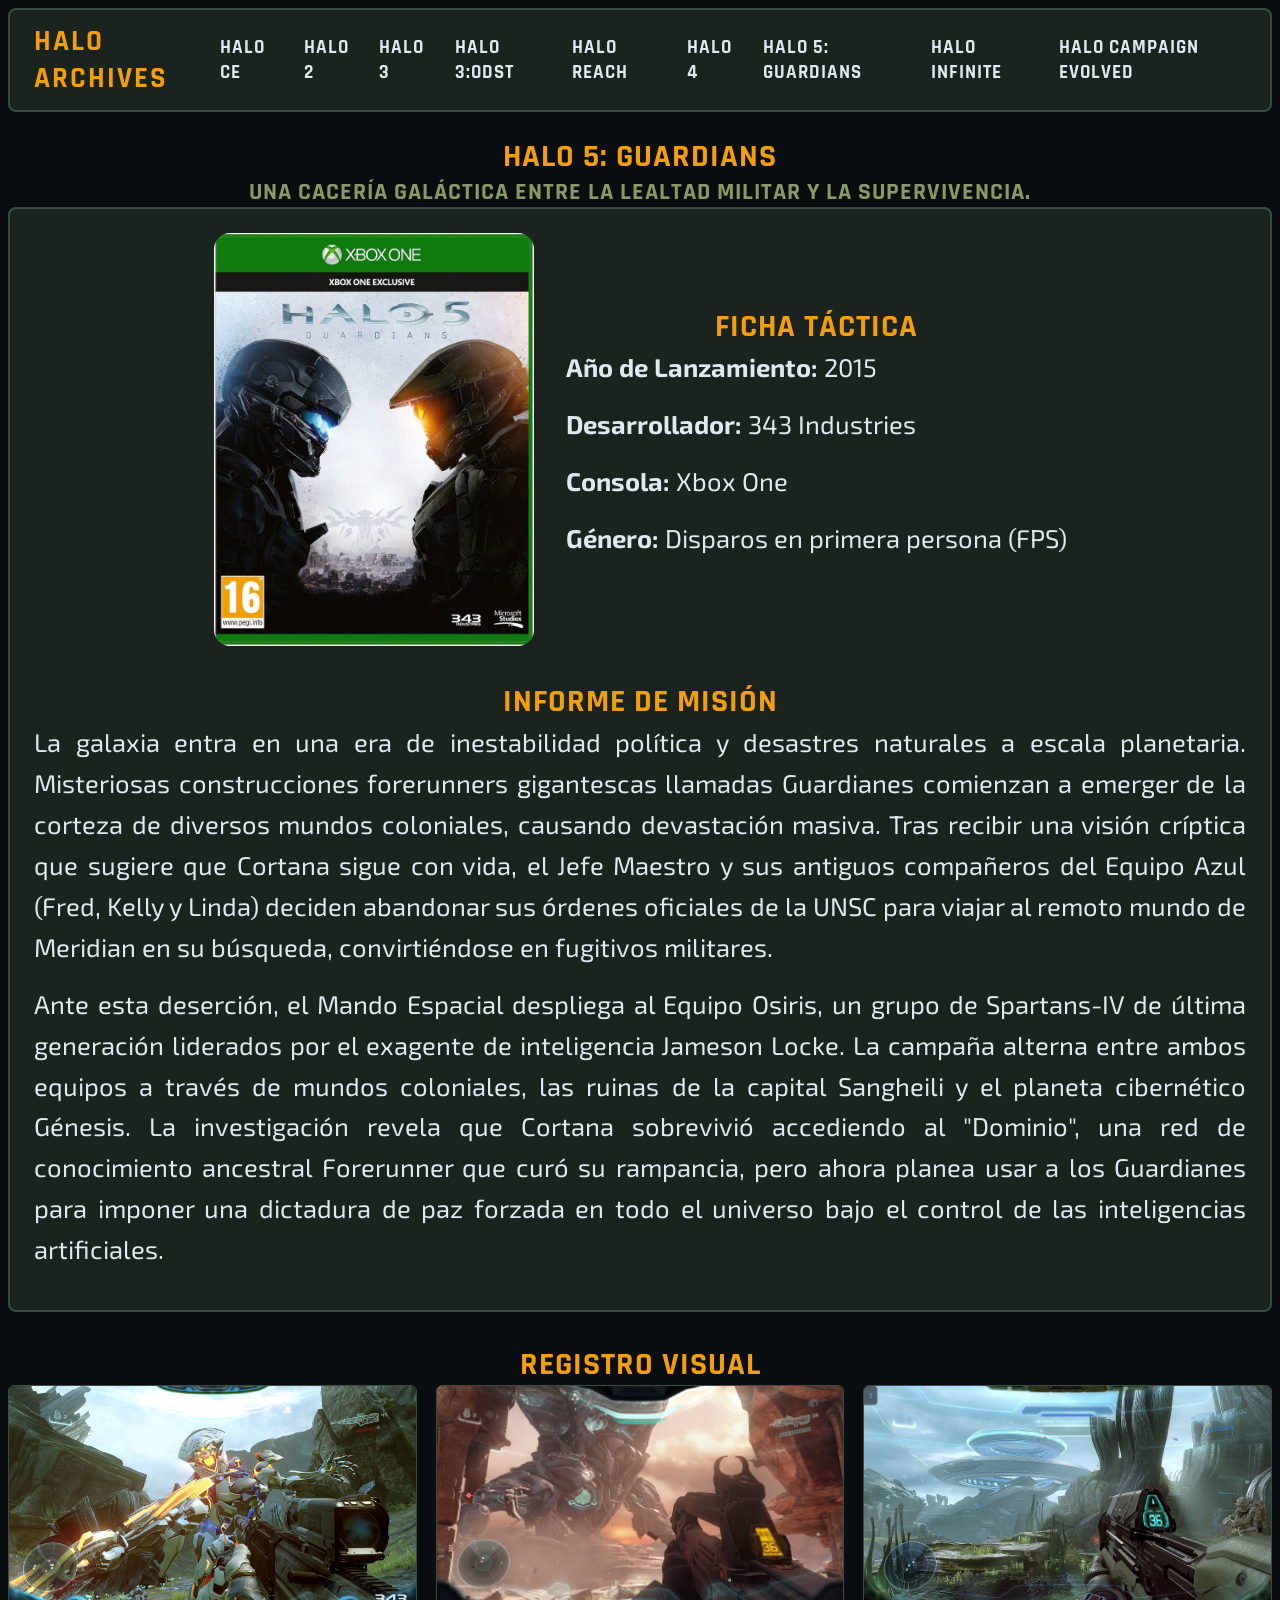
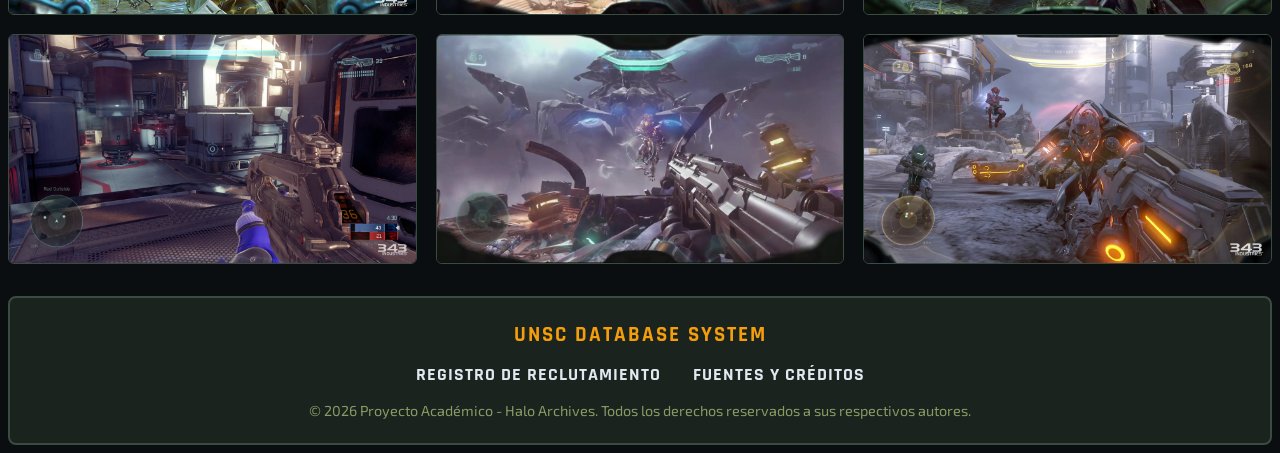
<file: halo_5_guardians.html>
<!doctype html>
<html lang="en">
  <head>
    <meta charset="UTF-8" />
    <meta name="viewport" content="width=device-width, initial-scale=1.0" />
    <title>Halo 5: Guardians</title>
    <link rel="stylesheet" href="subpages.css" />
    <link
      href="https://fonts.googleapis.com/css2?family=Exo+2:wght@400;600&family=Rajdhani:wght@600;700&display=swap"
      rel="stylesheet"
    />
  </head>
  <nav class="navbar">
    <div class="nav-logo">
      <a href="index.html">HALO ARCHIVES</a>
    </div>
    <ul class="nav-links">
      <li><a href="halo_combat_evolved.html">Halo CE</a></li>
      <li><a href="halo_2.html">Halo 2</a></li>
      <li><a href="halo_3.html">Halo 3</a></li>
      <li><a href="halo_3:_ODST.html">Halo 3:ODST</a></li>
      <li><a href="halo_reach.html">Halo Reach</a></li>
      <li><a href="halo_4.html">Halo 4</a></li>
      <li><a href="halo_5_guardians.html">Halo 5: Guardians</a></li>
      <li><a href="halo_infinite.html">Halo Infinite</a></li>
      <li><a href="halo_campaign_evolved.html">Halo Campaign Evolved</a></li>
    </ul>
  </nav>
  <body>
    <h1>Halo 5: Guardians</h1>
    <h2>Una cacería galáctica entre la lealtad militar y la supervivencia.</h2>
    <div class="card">
      <div class="card-features">
        <div>
          <img
            class="card-img"
            src="public/halo5.png"
            alt="Halo 5: Guardians Image"
          />
        </div>
        <div>
          <h2 class="card-features-title">Ficha Táctica</h2>
          <p><b>Año de Lanzamiento: </b>2015</p>
          <p><b>Desarrollador: </b>343 Industries</p>
          <p><b>Consola: </b>Xbox One</p>
          <p><b>Género: </b>Disparos en primera persona (FPS)</p>
        </div>
      </div>
      <div class="card-mission">
        <h2 class="card-mission-title"><b>Informe de Misión</b></h2>
        <p>
          La galaxia entra en una era de inestabilidad política y desastres
          naturales a escala planetaria. Misteriosas construcciones forerunners
          gigantescas llamadas Guardianes comienzan a emerger de la corteza de
          diversos mundos coloniales, causando devastación masiva. Tras recibir
          una visión críptica que sugiere que Cortana sigue con vida, el Jefe
          Maestro y sus antiguos compañeros del Equipo Azul (Fred, Kelly y
          Linda) deciden abandonar sus órdenes oficiales de la UNSC para viajar
          al remoto mundo de Meridian en su búsqueda, convirtiéndose en
          fugitivos militares.
        </p>
        <p>
          Ante esta deserción, el Mando Espacial despliega al Equipo Osiris, un
          grupo de Spartans-IV de última generación liderados por el exagente de
          inteligencia Jameson Locke. La campaña alterna entre ambos equipos a
          través de mundos coloniales, las ruinas de la capital Sangheili y el
          planeta cibernético Génesis. La investigación revela que Cortana
          sobrevivió accediendo al "Dominio", una red de conocimiento ancestral
          Forerunner que curó su rampancia, pero ahora planea usar a los
          Guardianes para imponer una dictadura de paz forzada en todo el
          universo bajo el control de las inteligencias artificiales.
        </p>
      </div>
    </div>
    <div class="card-visual-record">
      <h2 class="card-visual-record-title">Registro Visual</h2>
      <div class="card-visual-galeria">
        <div class="card-visual-item">
          <img src="public/halo5/1.png" alt="Registro Visual" />
        </div>
        <div class="card-visual-item">
          <img src="public/halo5/2.png" alt="Registro Visual" />
        </div>
        <div class="card-visual-item">
          <img src="public/halo5/3.png" alt="Registro Visual" />
        </div>
        <div class="card-visual-item">
          <img src="public/halo5/4.png" alt="Registro Visual" />
        </div>
        <div class="card-visual-item">
          <img src="public/halo5/5.png" alt="Registro Visual" />
        </div>
        <div class="card-visual-item">
          <img src="public/halo5/6.png" alt="Registro Visual" />
        </div>
      </div>
    </div>
  </body>
  <footer class="footer">
    <div class="footer-content">
      <p class="footer-title">UNSC DATABASE SYSTEM</p>
      <ul class="footer-links">
        <li><a href="halo_reclutamiento.html">Registro de Reclutamiento</a></li>
        <li><a href="creditos.html">Fuentes y Créditos</a></li>
      </ul>
      <p class="footer-copy">
        &copy; 2026 Proyecto Académico - Halo Archives. Todos los derechos
        reservados a sus respectivos autores.
      </p>
    </div>
  </footer>
</html>
</file>
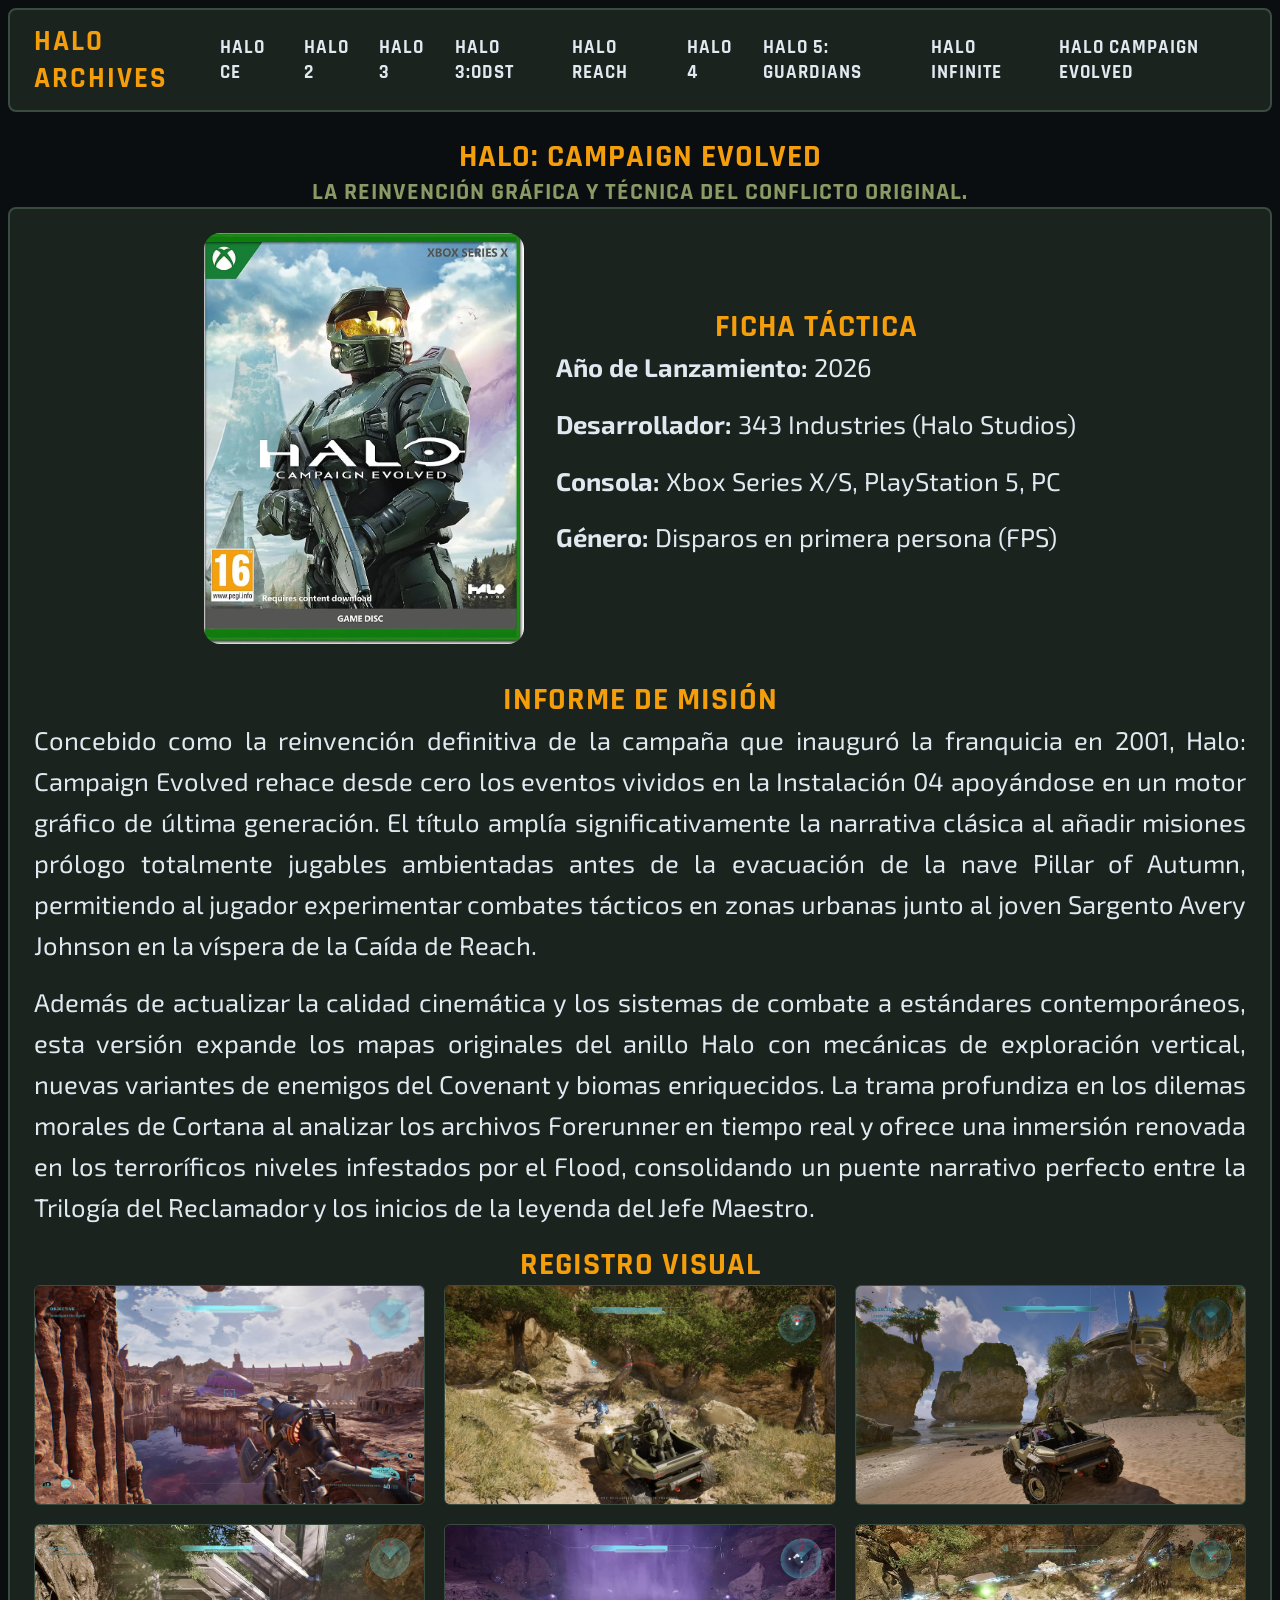
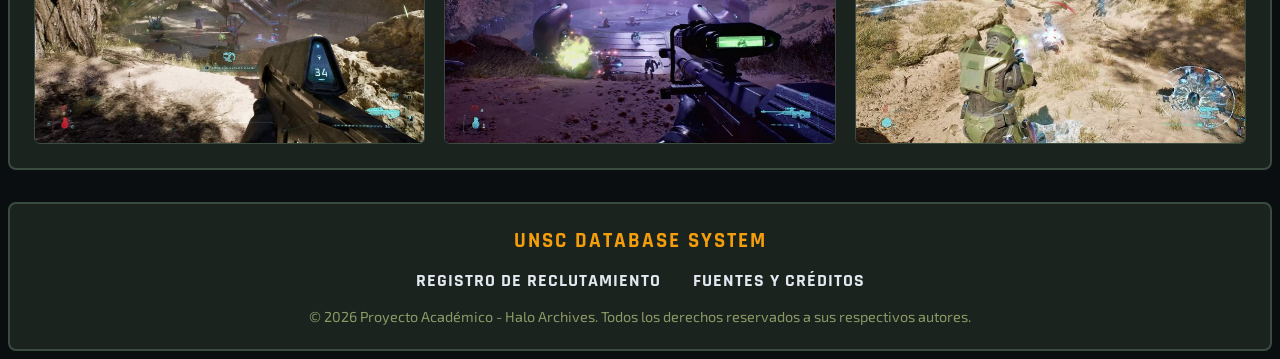
<file: halo_campaign_evolved.html>
<!doctype html>
<html lang="en">
  <head>
    <meta charset="UTF-8" />
    <meta name="viewport" content="width=device-width, initial-scale=1.0" />
    <title>Halo: Campaign Evolved</title>
    <link rel="stylesheet" href="subpages.css" />
    <link
      href="https://fonts.googleapis.com/css2?family=Exo+2:wght@400;600&family=Rajdhani:wght@600;700&display=swap"
      rel="stylesheet"
    />
  </head>
  <nav class="navbar">
    <div class="nav-logo">
      <a href="index.html">HALO ARCHIVES</a>
    </div>
    <ul class="nav-links">
      <li><a href="halo_combat_evolved.html">Halo CE</a></li>
      <li><a href="halo_2.html">Halo 2</a></li>
      <li><a href="halo_3.html">Halo 3</a></li>
      <li><a href="halo_3:_ODST.html">Halo 3:ODST</a></li>
      <li><a href="halo_reach.html">Halo Reach</a></li>
      <li><a href="halo_4.html">Halo 4</a></li>
      <li><a href="halo_5_guardians.html">Halo 5: Guardians</a></li>
      <li><a href="halo_infinite.html">Halo Infinite</a></li>
      <li><a href="halo_campaign_evolved.html">Halo Campaign Evolved</a></li>
    </ul>
  </nav>
  <body>
    <h1>Halo: Campaign Evolved</h1>
    <h2>La reinvención gráfica y técnica del conflicto original.</h2>
    <div class="card">
      <div class="card-features">
        <div>
          <img
            class="card-img"
            src="public/haloCampaign.png"
            alt="Halo: Campaign Evolved Image"
          />
        </div>
        <div>
          <h2 class="card-features-title">Ficha Táctica</h2>
          <p><b>Año de Lanzamiento: </b>2026</p>
          <p><b>Desarrollador: </b>343 Industries (Halo Studios)</p>
          <p><b>Consola: </b>Xbox Series X/S, PlayStation 5, PC</p>
          <p><b>Género: </b>Disparos en primera persona (FPS)</p>
        </div>
      </div>
      <div class="card-mission">
        <h2 class="card-mission-title"><b>Informe de Misión</b></h2>
        <p>
          Concebido como la reinvención definitiva de la campaña que inauguró la
          franquicia en 2001, Halo: Campaign Evolved rehace desde cero los
          eventos vividos en la Instalación 04 apoyándose en un motor gráfico de
          última generación. El título amplía significativamente la narrativa
          clásica al añadir misiones prólogo totalmente jugables ambientadas
          antes de la evacuación de la nave Pillar of Autumn, permitiendo al
          jugador experimentar combates tácticos en zonas urbanas junto al joven
          Sargento Avery Johnson en la víspera de la Caída de Reach.
        </p>
        <p>
          Además de actualizar la calidad cinemática y los sistemas de combate a
          estándares contemporáneos, esta versión expande los mapas originales
          del anillo Halo con mecánicas de exploración vertical, nuevas
          variantes de enemigos del Covenant y biomas enriquecidos. La trama
          profundiza en los dilemas morales de Cortana al analizar los archivos
          Forerunner en tiempo real y ofrece una inmersión renovada en los
          terroríficos niveles infestados por el Flood, consolidando un puente
          narrativo perfecto entre la Trilogía del Reclamador y los inicios de
          la leyenda del Jefe Maestro.
        </p>
      </div>
      <div class="card-visual-record">
        <h2 class="card-visual-record-title">Registro Visual</h2>
        <div class="card-visual-galeria">
          <div class="card-visual-item">
            <img src="public/haloCampaign/1.png" alt="Registro Visual" />
          </div>
          <div class="card-visual-item">
            <img src="public/haloCampaign/2.png" alt="Registro Visual" />
          </div>
          <div class="card-visual-item">
            <img src="public/haloCampaign/3.png" alt="Registro Visual" />
          </div>
          <div class="card-visual-item">
            <img src="public/haloCampaign/4.png" alt="Registro Visual" />
          </div>
          <div class="card-visual-item">
            <img src="public/haloCampaign/5.png" alt="Registro Visual" />
          </div>
          <div class="card-visual-item">
            <img src="public/haloCampaign/6.png" alt="Registro Visual" />
          </div>
        </div>
      </div>
    </div>
  </body>
  <footer class="footer">
    <div class="footer-content">
      <p class="footer-title">UNSC DATABASE SYSTEM</p>
      <ul class="footer-links">
        <li><a href="halo_reclutamiento.html">Registro de Reclutamiento</a></li>
        <li><a href="creditos.html">Fuentes y Créditos</a></li>
      </ul>
      <p class="footer-copy">
        &copy; 2026 Proyecto Académico - Halo Archives. Todos los derechos
        reservados a sus respectivos autores.
      </p>
    </div>
  </footer>
</html>
</file>
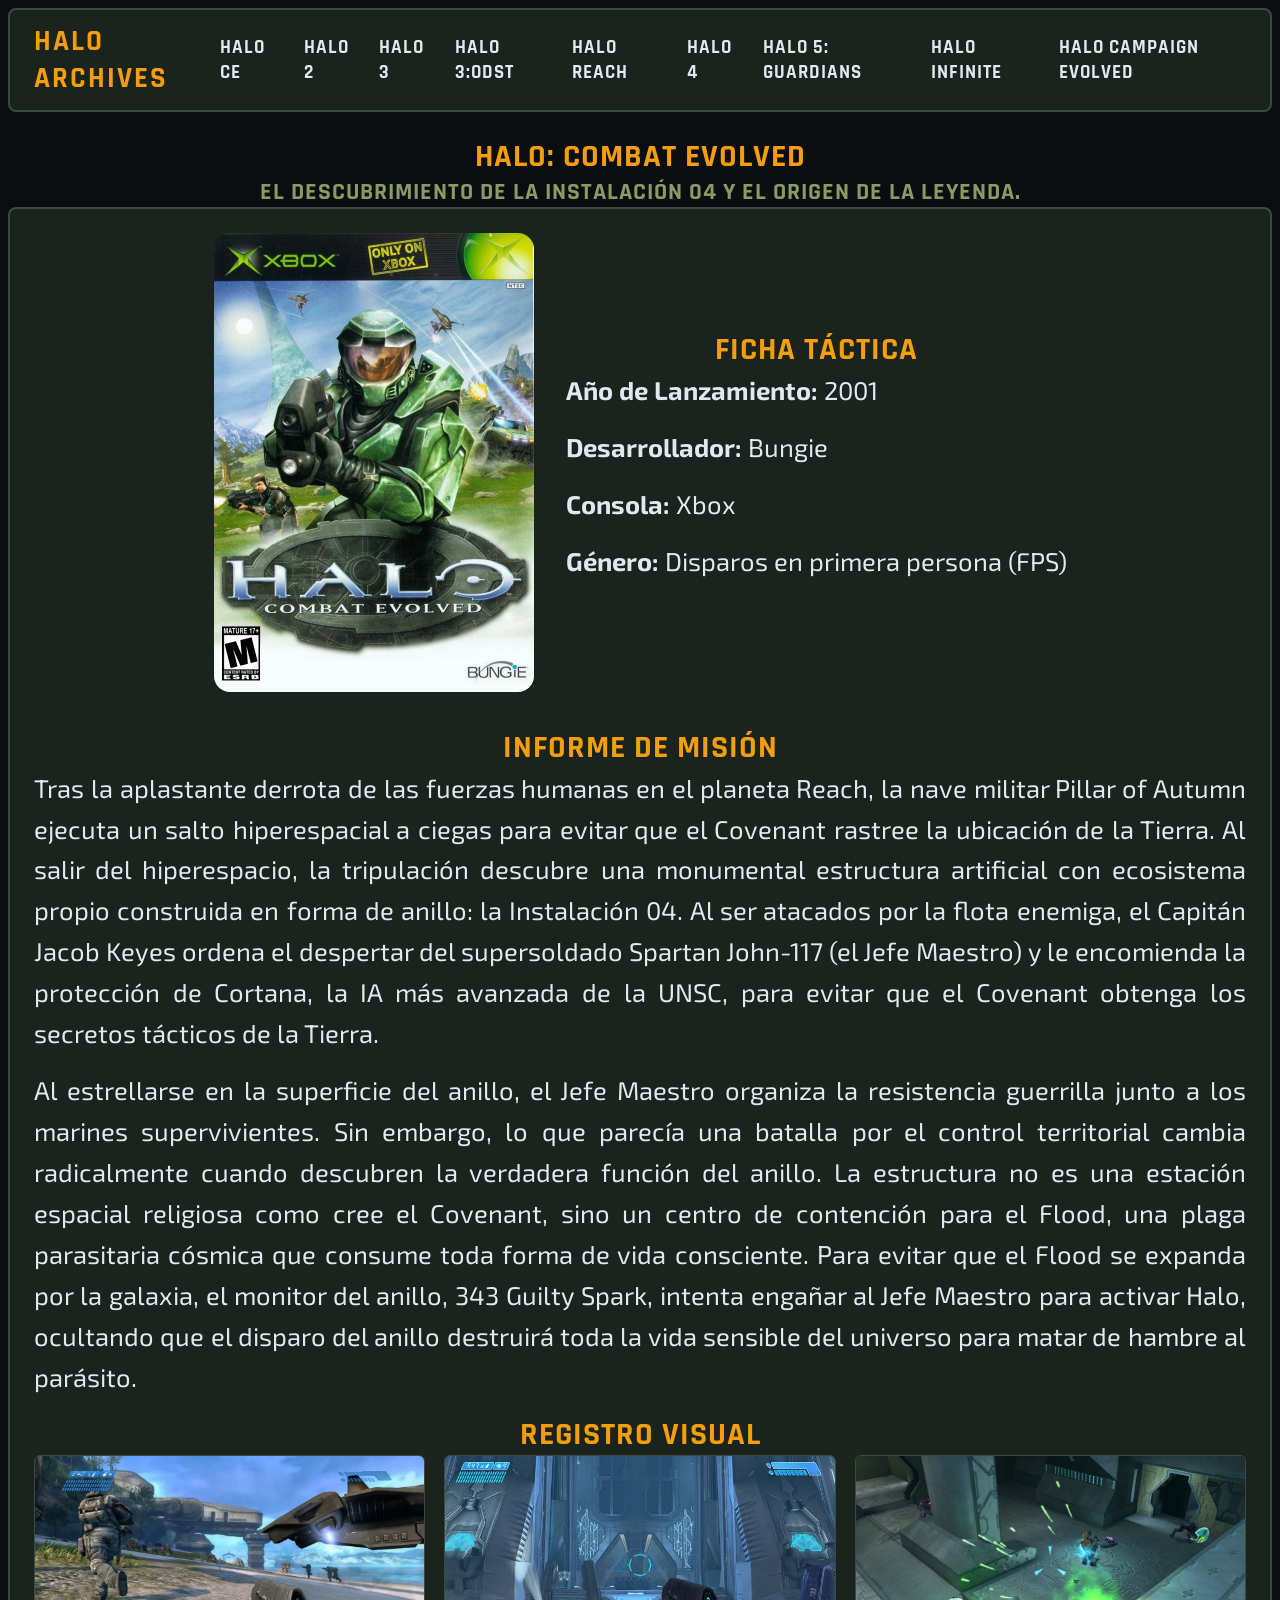
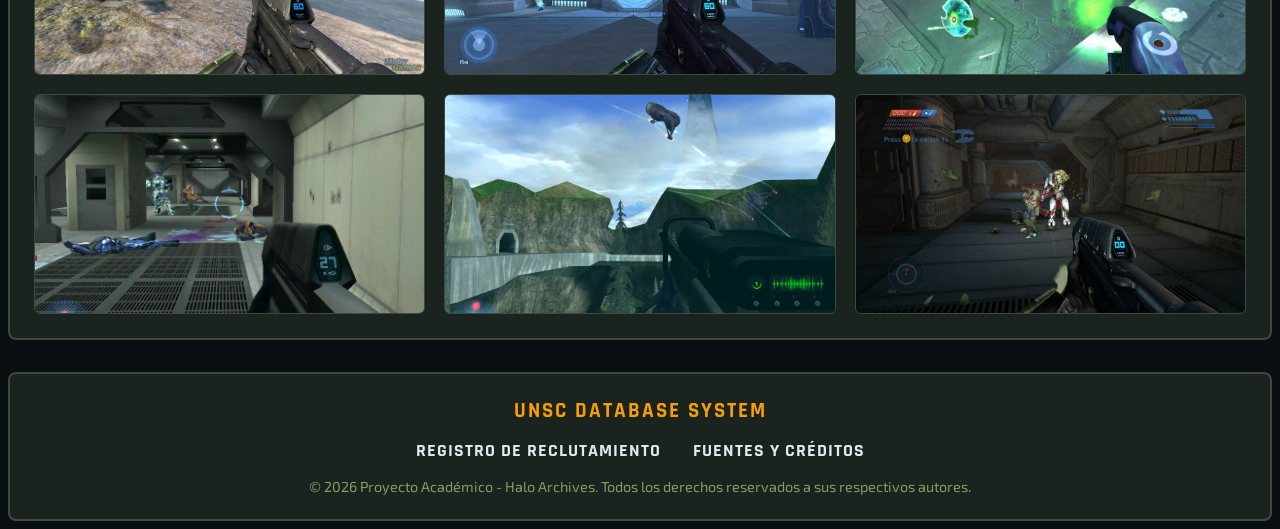
<file: halo_combat_evolved.html>
<!doctype html>
<html lang="en">
  <head>
    <meta charset="UTF-8" />
    <meta name="viewport" content="width=device-width, initial-scale=1.0" />
    <title>Halo Combat Evolved</title>
    <link rel="stylesheet" href="subpages.css" />
    <link
      href="https://fonts.googleapis.com/css2?family=Exo+2:wght@400;600&family=Rajdhani:wght@600;700&display=swap"
      rel="stylesheet"
    />
  </head>
  <nav class="navbar">
    <div class="nav-logo">
      <a href="index.html">HALO ARCHIVES</a>
    </div>
    <ul class="nav-links">
      <li><a href="halo_combat_evolved.html">Halo CE</a></li>
      <li><a href="halo_2.html">Halo 2</a></li>
      <li><a href="halo_3.html">Halo 3</a></li>
      <li><a href="halo_3:_ODST.html">Halo 3:ODST</a></li>
      <li><a href="halo_reach.html">Halo Reach</a></li>
      <li><a href="halo_4.html">Halo 4</a></li>
      <li><a href="halo_5_guardians.html">Halo 5: Guardians</a></li>
      <li><a href="halo_infinite.html">Halo Infinite</a></li>
      <li><a href="halo_campaign_evolved.html">Halo Campaign Evolved</a></li>
    </ul>
  </nav>
  <body>
    <h1>Halo: Combat Evolved</h1>
    <h2>El descubrimiento de la Instalación 04 y el origen de la leyenda.</h2>
    <div class="card">
      <div class="card-features">
        <div>
          <img
            class="card-img"
            src="public/combat.png"
            alt="Combat Evolved Image"
          />
        </div>
        <div>
          <h2 class="card-features-title">Ficha Táctica</h2>
          <p><b>Año de Lanzamiento: </b>2001</p>
          <p><b>Desarrollador: </b>Bungie</p>
          <p><b>Consola: </b>Xbox</p>
          <p><b>Género: </b>Disparos en primera persona (FPS)</p>
        </div>
      </div>
      <div class="card-mission">
        <h2 class="card-mission-title"><b>Informe de Misión</b></h2>
        <p>
          Tras la aplastante derrota de las fuerzas humanas en el planeta Reach,
          la nave militar Pillar of Autumn ejecuta un salto hiperespacial a
          ciegas para evitar que el Covenant rastree la ubicación de la Tierra.
          Al salir del hiperespacio, la tripulación descubre una monumental
          estructura artificial con ecosistema propio construida en forma de
          anillo: la Instalación 04. Al ser atacados por la flota enemiga, el
          Capitán Jacob Keyes ordena el despertar del supersoldado Spartan
          John-117 (el Jefe Maestro) y le encomienda la protección de Cortana,
          la IA más avanzada de la UNSC, para evitar que el Covenant obtenga los
          secretos tácticos de la Tierra.
        </p>
        <p>
          Al estrellarse en la superficie del anillo, el Jefe Maestro organiza
          la resistencia guerrilla junto a los marines supervivientes. Sin
          embargo, lo que parecía una batalla por el control territorial cambia
          radicalmente cuando descubren la verdadera función del anillo. La
          estructura no es una estación espacial religiosa como cree el
          Covenant, sino un centro de contención para el Flood, una plaga
          parasitaria cósmica que consume toda forma de vida consciente. Para
          evitar que el Flood se expanda por la galaxia, el monitor del anillo,
          343 Guilty Spark, intenta engañar al Jefe Maestro para activar Halo,
          ocultando que el disparo del anillo destruirá toda la vida sensible
          del universo para matar de hambre al parásito.
        </p>
      </div>
      <div class="card-visual-record">
        <h2 class="card-visual-record-title">Registro Visual</h2>
        <div class="card-visual-galeria">
          <div class="card-visual-item">
            <img src="public/Halo1/1.png" alt="Registro Visual" />
          </div>
          <div class="card-visual-item">
            <img src="public/Halo1/2.png" alt="Registro Visual" />
          </div>
          <div class="card-visual-item">
            <img src="public/Halo1/3.png" alt="Registro Visual" />
          </div>
          <div class="card-visual-item">
            <img src="public/Halo1/4.png" alt="Registro Visual" />
          </div>
          <div class="card-visual-item">
            <img src="public/Halo1/5.png" alt="Registro Visual" />
          </div>
          <div class="card-visual-item">
            <img src="public/Halo1/6.png" alt="Registro Visual" />
          </div>
        </div>
      </div>
    </div>
  </body>
  <footer class="footer">
    <div class="footer-content">
      <p class="footer-title">UNSC DATABASE SYSTEM</p>
      <ul class="footer-links">
        <li><a href="halo_reclutamiento.html">Registro de Reclutamiento</a></li>
        <li><a href="creditos.html">Fuentes y Créditos</a></li>
      </ul>
      <p class="footer-copy">
        &copy; 2026 Proyecto Académico - Halo Archives. Todos los derechos
        reservados a sus respectivos autores.
      </p>
    </div>
  </footer>
</html>
</file>
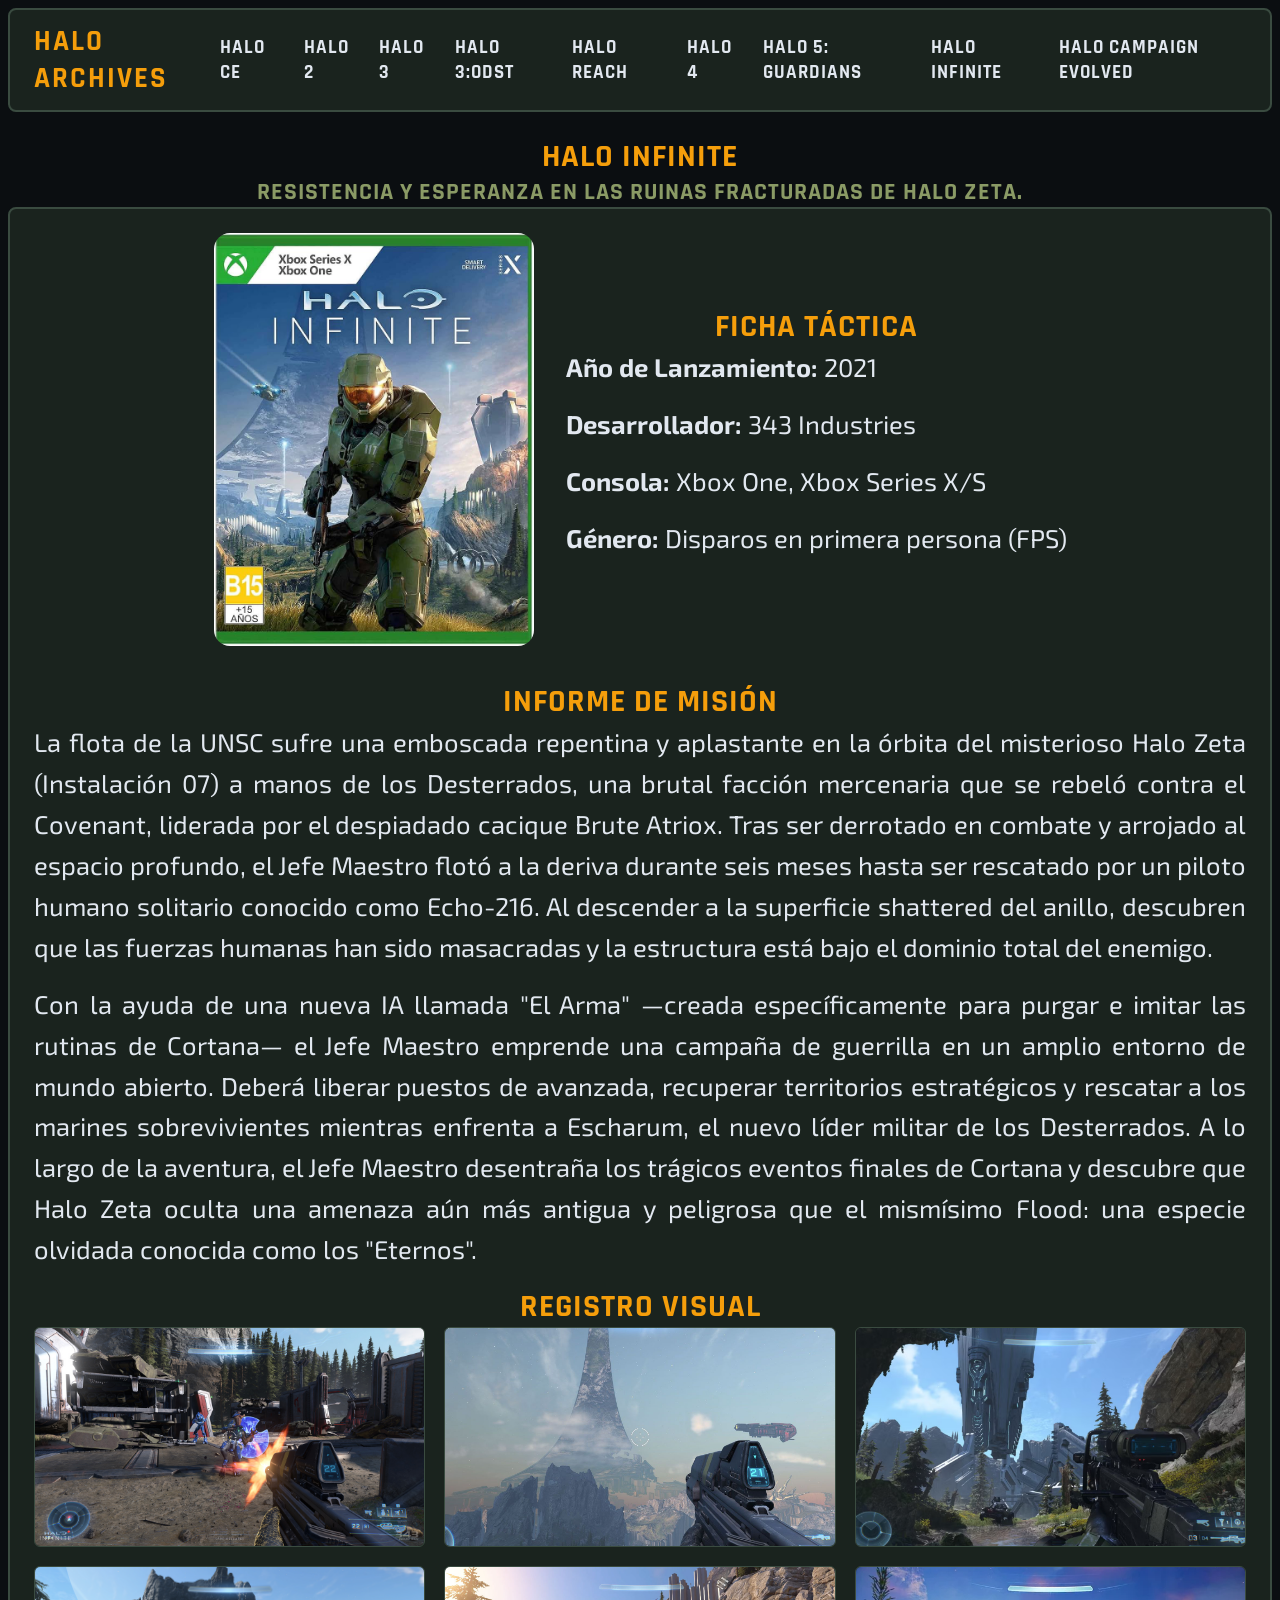
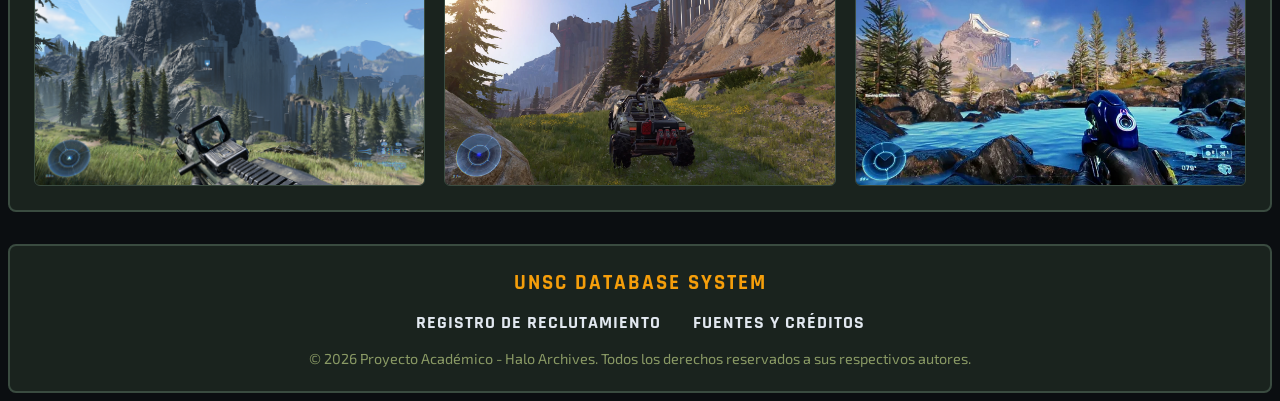
<file: halo_infinite.html>
<!doctype html>
<html lang="en">
  <head>
    <meta charset="UTF-8" />
    <meta name="viewport" content="width=device-width, initial-scale=1.0" />
    <title>Halo Infinite</title>
    <link rel="stylesheet" href="subpages.css" />
    <link
      href="https://fonts.googleapis.com/css2?family=Exo+2:wght@400;600&family=Rajdhani:wght@600;700&display=swap"
      rel="stylesheet"
    />
  </head>
  <nav class="navbar">
    <div class="nav-logo">
      <a href="index.html">HALO ARCHIVES</a>
    </div>
    <ul class="nav-links">
      <li><a href="halo_combat_evolved.html">Halo CE</a></li>
      <li><a href="halo_2.html">Halo 2</a></li>
      <li><a href="halo_3.html">Halo 3</a></li>
      <li><a href="halo_3:_ODST.html">Halo 3:ODST</a></li>
      <li><a href="halo_reach.html">Halo Reach</a></li>
      <li><a href="halo_4.html">Halo 4</a></li>
      <li><a href="halo_5_guardians.html">Halo 5: Guardians</a></li>
      <li><a href="halo_infinite.html">Halo Infinite</a></li>
      <li><a href="halo_campaign_evolved.html">Halo Campaign Evolved</a></li>
    </ul>
  </nav>
  <body>
    <h1>Halo Infinite</h1>
    <h2>Resistencia y esperanza en las ruinas fracturadas de Halo Zeta.</h2>
    <div class="card">
      <div class="card-features">
        <div>
          <img
            class="card-img"
            src="public/haloInfinite.png"
            alt="Halo Infinite Image"
          />
        </div>
        <div>
          <h2 class="card-features-title">Ficha Táctica</h2>
          <p><b>Año de Lanzamiento: </b>2021</p>
          <p><b>Desarrollador: </b>343 Industries</p>
          <p><b>Consola: </b>Xbox One, Xbox Series X/S</p>
          <p><b>Género: </b>Disparos en primera persona (FPS)</p>
        </div>
      </div>
      <div class="card-mission">
        <h2 class="card-mission-title"><b>Informe de Misión</b></h2>
        <p>
          La flota de la UNSC sufre una emboscada repentina y aplastante en la
          órbita del misterioso Halo Zeta (Instalación 07) a manos de los
          Desterrados, una brutal facción mercenaria que se rebeló contra el
          Covenant, liderada por el despiadado cacique Brute Atriox. Tras ser
          derrotado en combate y arrojado al espacio profundo, el Jefe Maestro
          flotó a la deriva durante seis meses hasta ser rescatado por un piloto
          humano solitario conocido como Echo-216. Al descender a la superficie
          shattered del anillo, descubren que las fuerzas humanas han sido
          masacradas y la estructura está bajo el dominio total del enemigo.
        </p>
        <p>
          Con la ayuda de una nueva IA llamada "El Arma" —creada específicamente
          para purgar e imitar las rutinas de Cortana— el Jefe Maestro emprende
          una campaña de guerrilla en un amplio entorno de mundo abierto. Deberá
          liberar puestos de avanzada, recuperar territorios estratégicos y
          rescatar a los marines sobrevivientes mientras enfrenta a Escharum, el
          nuevo líder militar de los Desterrados. A lo largo de la aventura, el
          Jefe Maestro desentraña los trágicos eventos finales de Cortana y
          descubre que Halo Zeta oculta una amenaza aún más antigua y peligrosa
          que el mismísimo Flood: una especie olvidada conocida como los
          "Eternos".
        </p>
      </div>
      <div class="card-visual-record">
        <h2 class="card-visual-record-title">Registro Visual</h2>
        <div class="card-visual-galeria">
          <div class="card-visual-item">
            <img src="public/haloInfinite/1.png" alt="Registro Visual" />
          </div>
          <div class="card-visual-item">
            <img src="public/haloInfinite/2.png" alt="Registro Visual" />
          </div>
          <div class="card-visual-item">
            <img src="public/haloInfinite/3.png" alt="Registro Visual" />
          </div>
          <div class="card-visual-item">
            <img src="public/haloInfinite/4.png" alt="Registro Visual" />
          </div>
          <div class="card-visual-item">
            <img src="public/haloInfinite/5.png" alt="Registro Visual" />
          </div>
          <div class="card-visual-item">
            <img src="public/haloInfinite/6.png" alt="Registro Visual" />
          </div>
        </div>
      </div>
    </div>
  </body>
  <footer class="footer">
    <div class="footer-content">
      <p class="footer-title">UNSC DATABASE SYSTEM</p>
      <ul class="footer-links">
        <li><a href="halo_reclutamiento.html">Registro de Reclutamiento</a></li>
        <li><a href="creditos.html">Fuentes y Créditos</a></li>
      </ul>
      <p class="footer-copy">
        &copy; 2026 Proyecto Académico - Halo Archives. Todos los derechos
        reservados a sus respectivos autores.
      </p>
    </div>
  </footer>
</html>
</file>
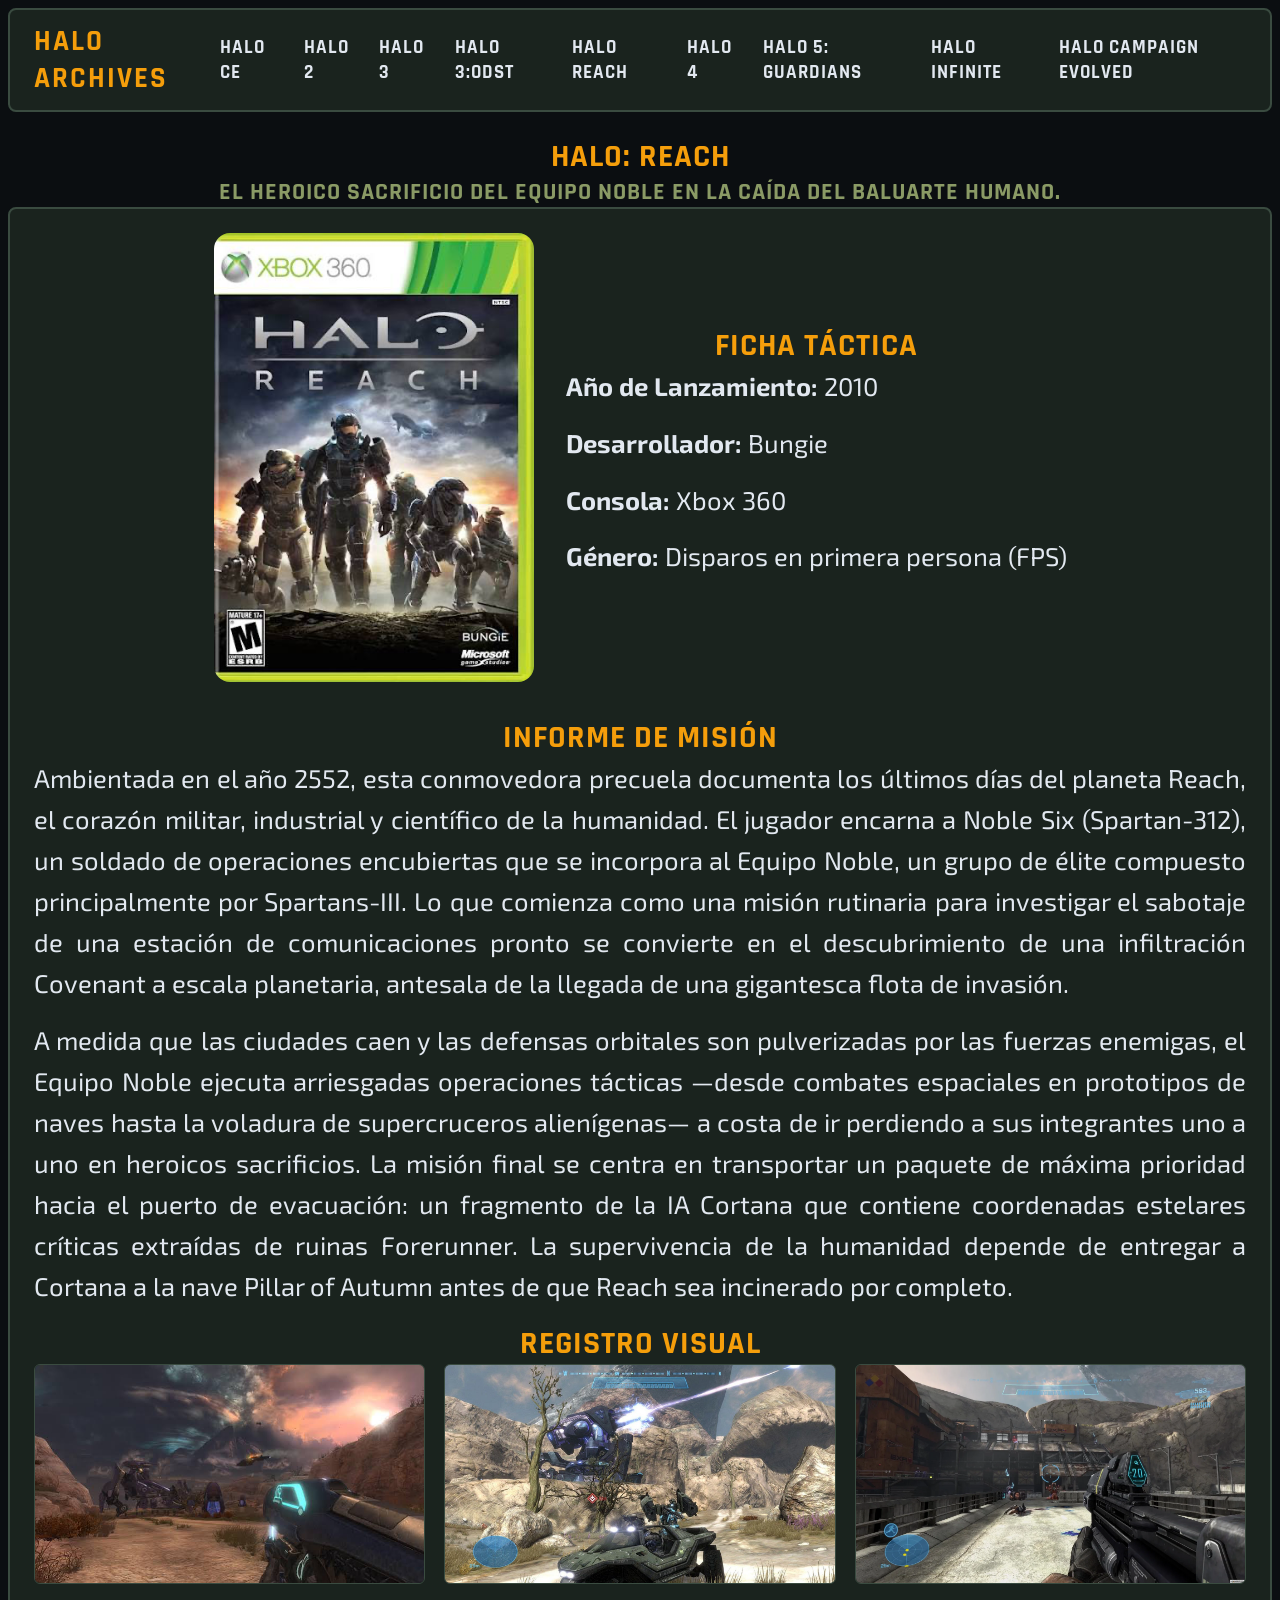
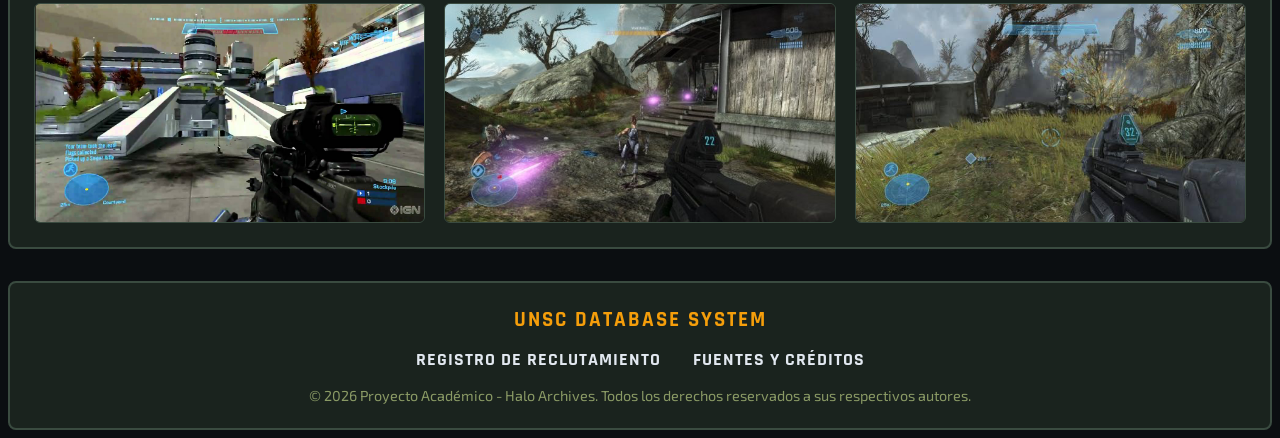
<file: halo_reach.html>
<!doctype html>
<html lang="en">
  <head>
    <meta charset="UTF-8" />
    <meta name="viewport" content="width=device-width, initial-scale=1.0" />
    <title>Halo Reach</title>
    <link rel="stylesheet" href="subpages.css" />
    <link
      href="https://fonts.googleapis.com/css2?family=Exo+2:wght@400;600&family=Rajdhani:wght@600;700&display=swap"
      rel="stylesheet"
    />
  </head>
  <nav class="navbar">
    <div class="nav-logo">
      <a href="index.html">HALO ARCHIVES</a>
    </div>
    <ul class="nav-links">
      <li><a href="halo_combat_evolved.html">Halo CE</a></li>
      <li><a href="halo_2.html">Halo 2</a></li>
      <li><a href="halo_3.html">Halo 3</a></li>
      <li><a href="halo_3:_ODST.html">Halo 3:ODST</a></li>
      <li><a href="halo_reach.html">Halo Reach</a></li>
      <li><a href="halo_4.html">Halo 4</a></li>
      <li><a href="halo_5_guardians.html">Halo 5: Guardians</a></li>
      <li><a href="halo_infinite.html">Halo Infinite</a></li>
      <li><a href="halo_campaign_evolved.html">Halo Campaign Evolved</a></li>
    </ul>
  </nav>
  <body>
    <h1>Halo: Reach</h1>
    <h2>
      El heroico sacrificio del Equipo Noble en la caída del baluarte humano.
    </h2>
    <div class="card">
      <div class="card-features">
        <div>
          <img
            class="card-img"
            src="public/haloReach.png"
            alt="Halo Reach Image"
          />
        </div>
        <div>
          <h2 class="card-features-title">Ficha Táctica</h2>
          <p><b>Año de Lanzamiento: </b>2010</p>
          <p><b>Desarrollador: </b>Bungie</p>
          <p><b>Consola: </b>Xbox 360</p>
          <p><b>Género: </b>Disparos en primera persona (FPS)</p>
        </div>
      </div>
      <div class="card-mission">
        <h2 class="card-mission-title"><b>Informe de Misión</b></h2>
        <p>
          Ambientada en el año 2552, esta conmovedora precuela documenta los
          últimos días del planeta Reach, el corazón militar, industrial y
          científico de la humanidad. El jugador encarna a Noble Six
          (Spartan-312), un soldado de operaciones encubiertas que se incorpora
          al Equipo Noble, un grupo de élite compuesto principalmente por
          Spartans-III. Lo que comienza como una misión rutinaria para
          investigar el sabotaje de una estación de comunicaciones pronto se
          convierte en el descubrimiento de una infiltración Covenant a escala
          planetaria, antesala de la llegada de una gigantesca flota de
          invasión.
        </p>
        <p>
          A medida que las ciudades caen y las defensas orbitales son
          pulverizadas por las fuerzas enemigas, el Equipo Noble ejecuta
          arriesgadas operaciones tácticas —desde combates espaciales en
          prototipos de naves hasta la voladura de supercruceros alienígenas— a
          costa de ir perdiendo a sus integrantes uno a uno en heroicos
          sacrificios. La misión final se centra en transportar un paquete de
          máxima prioridad hacia el puerto de evacuación: un fragmento de la IA
          Cortana que contiene coordenadas estelares críticas extraídas de
          ruinas Forerunner. La supervivencia de la humanidad depende de
          entregar a Cortana a la nave Pillar of Autumn antes de que Reach sea
          incinerado por completo.
        </p>
      </div>
      <div class="card-visual-record">
        <h2 class="card-visual-record-title">Registro Visual</h2>
        <div class="card-visual-galeria">
          <div class="card-visual-item">
            <img src="public/haloReach/1.png" alt="Registro Visual" />
          </div>
          <div class="card-visual-item">
            <img src="public/haloReach/2.png" alt="Registro Visual" />
          </div>
          <div class="card-visual-item">
            <img src="public/haloReach/3.png" alt="Registro Visual" />
          </div>
          <div class="card-visual-item">
            <img src="public/haloReach/4.png" alt="Registro Visual" />
          </div>
          <div class="card-visual-item">
            <img src="public/haloReach/5.png" alt="Registro Visual" />
          </div>
          <div class="card-visual-item">
            <img src="public/haloReach/6.png" alt="Registro Visual" />
          </div>
        </div>
      </div>
    </div>
  </body>
  <footer class="footer">
    <div class="footer-content">
      <p class="footer-title">UNSC DATABASE SYSTEM</p>
      <ul class="footer-links">
        <li><a href="halo_reclutamiento.html">Registro de Reclutamiento</a></li>
        <li><a href="creditos.html">Fuentes y Créditos</a></li>
      </ul>
      <p class="footer-copy">
        &copy; 2026 Proyecto Académico - Halo Archives. Todos los derechos
        reservados a sus respectivos autores.
      </p>
    </div>
  </footer>
</html>
</file>
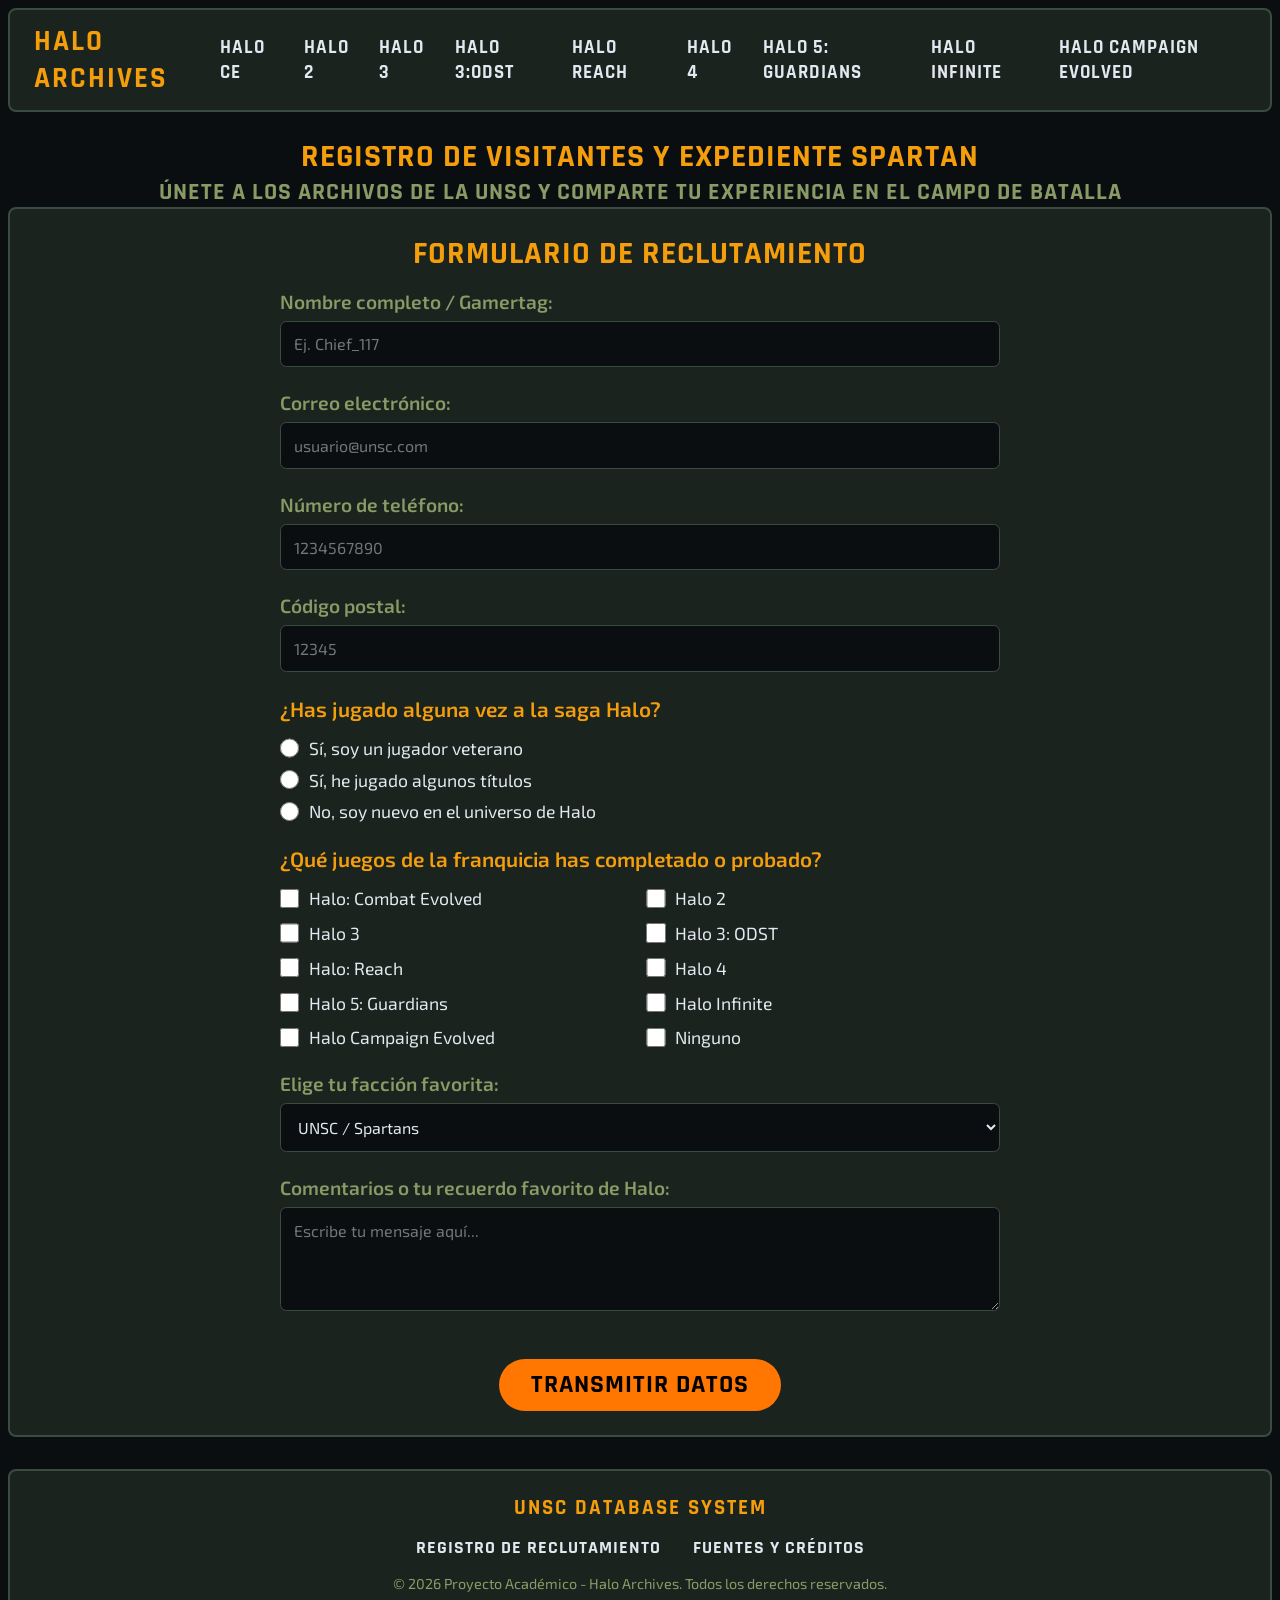
<file: halo_reclutamiento.html>
<!doctype html>
<html lang="es">
  <head>
    <meta charset="UTF-8" />
    <meta name="viewport" content="width=device-width, initial-scale=1.0" />
    <title>Registro UNSC - Universo Halo</title>
    <link rel="stylesheet" href="styles.css" />
    <link
      href="https://fonts.googleapis.com/css2?family=Exo+2:wght@400;600&family=Rajdhani:wght@600;700&display=swap"
      rel="stylesheet"
    />
  </head>
  <body>
    <!-- Navbar -->
    <nav class="navbar">
      <div class="nav-logo">
        <a href="index.html">HALO ARCHIVES</a>
      </div>
      <ul class="nav-links">
        <li><a href="halo_combat_evolved.html">Halo CE</a></li>
        <li><a href="halo_2.html">Halo 2</a></li>
        <li><a href="halo_3.html">Halo 3</a></li>
        <li><a href="halo_3:_ODST.html">Halo 3:ODST</a></li>
        <li><a href="halo_reach.html">Halo Reach</a></li>
        <li><a href="halo_4.html">Halo 4</a></li>
        <li><a href="halo_5_guardians.html">Halo 5: Guardians</a></li>
        <li><a href="halo_infinite.html">Halo Infinite</a></li>
        <li><a href="halo_campaign_evolved.html">Halo Campaign Evolved</a></li>
      </ul>
    </nav>

    <h1>REGISTRO DE VISITANTES Y EXPEDIENTE SPARTAN</h1>
    <h2>
      Únete a los archivos de la UNSC y comparte tu experiencia en el campo de
      batalla
    </h2>

    <div class="card">
      <h3 class="card-title">Formulario de Reclutamiento</h3>

      <!-- novalidate desactiva los globos por defecto de HTML5 para permitir el alert() de JS -->
      <form
        id="formReclutamiento"
        action="#"
        method="POST"
        class="form-container"
        novalidate
      >
        <!-- Campo: Nombre / GamerTag -->
        <div class="form-group">
          <label for="nombre">Nombre completo / Gamertag:</label>
          <input
            type="text"
            id="nombre"
            name="nombre"
            placeholder="Ej. Chief_117"
          />
        </div>

        <!-- Campo: Correo Electrónico (tipo texto para validarlo por JS) -->
        <div class="form-group">
          <label for="email">Correo electrónico:</label>
          <input
            type="text"
            id="email"
            name="email"
            placeholder="usuario@unsc.com"
          />
        </div>

        <!-- Campo: Teléfono (tipo texto) -->
        <div class="form-group">
          <label for="telefono">Número de teléfono:</label>
          <input
            type="text"
            id="telefono"
            name="telefono"
            placeholder="1234567890"
          />
        </div>

        <!-- Campo: Código Postal (tipo texto) -->
        <div class="form-group">
          <label for="codigo_postal">Código postal:</label>
          <input
            type="text"
            id="codigo_postal"
            name="codigo_postal"
            placeholder="12345"
          />
        </div>

        <!-- Radio Buttons: ¿Has jugado a Halo? -->
        <div class="form-group">
          <label class="section-label"
            >¿Has jugado alguna vez a la saga Halo?</label
          >
          <div class="options-group">
            <label class="option-item">
              <input type="radio" name="jugado_halo" value="si_veterano" />
              Sí, soy un jugador veterano
            </label>
            <label class="option-item">
              <input type="radio" name="jugado_halo" value="si_casual" />
              Sí, he jugado algunos títulos
            </label>
            <label class="option-item">
              <input type="radio" name="jugado_halo" value="no" />
              No, soy nuevo en el universo de Halo
            </label>
          </div>
        </div>

        <!-- Checklist (Checkboxes): Juegos jugados -->
        <div class="form-group">
          <label class="section-label"
            >¿Qué juegos de la franquicia has completado o probado?</label
          >
          <div class="checklist-grid">
            <label class="option-item">
              <input type="checkbox" name="juegos" value="Halo CE" /> Halo:
              Combat Evolved
            </label>
            <label class="option-item">
              <input type="checkbox" name="juegos" value="Halo 2" /> Halo 2
            </label>
            <label class="option-item">
              <input type="checkbox" name="juegos" value="Halo 3" /> Halo 3
            </label>
            <label class="option-item">
              <input type="checkbox" name="juegos" value="Halo 3: ODST" /> Halo
              3: ODST
            </label>
            <label class="option-item">
              <input type="checkbox" name="juegos" value="Halo Reach" /> Halo:
              Reach
            </label>
            <label class="option-item">
              <input type="checkbox" name="juegos" value="Halo 4" /> Halo 4
            </label>
            <label class="option-item">
              <input type="checkbox" name="juegos" value="Halo 5" /> Halo 5:
              Guardians
            </label>
            <label class="option-item">
              <input type="checkbox" name="juegos" value="Halo Infinite" /> Halo
              Infinite
            </label>
            <label class="option-item">
              <input
                type="checkbox"
                name="juegos"
                value="Halo Campaign Evolved"
              />
              Halo Campaign Evolved
            </label>
            <label class="option-item">
              <input type="checkbox" name="juegos" value="Ninguno" />
              Ninguno
            </label>
          </div>
        </div>

        <!-- Select / Lista desplegable: Facción favorita -->
        <div class="form-group">
          <label for="faccion">Elige tu facción favorita:</label>
          <select id="faccion" name="faccion">
            <option value="UNSC / Spartans">UNSC / Spartans</option>
            <option value="El Covenant">El Covenant</option>
            <option value="Sangheili (Elites Rebeldes)">
              Sangheili (Elites Rebeldes)
            </option>
            <option value="Los Desterrados">Los Desterrados</option>
            <option value="Forerunners">Forerunners</option>
            <option value="Ninguno">Ninguno</option>
          </select>
        </div>

        <!-- Textarea: Mensaje -->
        <div class="form-group">
          <label for="comentarios"
            >Comentarios o tu recuerdo favorito de Halo:</label
          >
          <textarea
            id="comentarios"
            name="comentarios"
            rows="4"
            placeholder="Escribe tu mensaje aquí..."
          ></textarea>
        </div>

        <!-- Botón de Envío -->
        <div class="card-button">
          <button type="submit">Transmitir Datos</button>
        </div>
      </form>
    </div>

    <footer class="footer">
      <div class="footer-content">
        <p class="footer-title">UNSC DATABASE SYSTEM</p>
        <ul class="footer-links">
          <li>
            <a href="halo_reclutamiento.html">Registro de Reclutamiento</a>
          </li>
          <li><a href="creditos.html">Fuentes y Créditos</a></li>
        </ul>
        <p class="footer-copy">
          &copy; 2026 Proyecto Académico - Halo Archives. Todos los derechos
          reservados.
        </p>
      </div>
    </footer>

    <!-- Script de JavaScript vinculado -->
    <script src="script.js"></script>
  </body>
</html>
</file>
<file: styles.css>
* {
  box-sizing: border-box;
  padding: 0;
  margin: 0;
}

body {
  background-color: #0b0e11;
  padding: 0.5rem;
  font-family: "Exo 2", "Segoe UI", sans-serif;
}

.navbar {
  display: flex;
  justify-content: space-between;
  align-items: center;
  background-color: #1a231e;
  border: 2px solid #3a4b40;
  border-radius: 0.5rem;
  padding: 0.8rem 1.5rem;
  margin-bottom: 1.5rem;
}

.nav-logo a {
  font-family: "Rajdhani", sans-serif;
  font-weight: 700;
  font-size: 1.8rem;
  color: #f59e0b;
  text-decoration: none;
  text-transform: uppercase;
  letter-spacing: 2px;
  transition: color 0.3s ease;
}

.nav-logo a:hover {
  color: #ff7700;
}

.nav-links {
  display: flex;
  list-style: none;
  gap: 1.5rem;
}

.nav-links a {
  font-family: "Rajdhani", sans-serif;
  font-weight: 700;
  font-size: 1.2rem;
  color: #e2e8f0;
  text-decoration: none;
  text-transform: uppercase;
  letter-spacing: 1px;
  transition:
    color 0.3s ease,
    text-shadow 0.3s ease;
}

.nav-links a:hover {
  color: #ff7700;
  text-shadow: 0 0 8px rgba(255, 119, 0, 0.6);
}

h1 {
  color: #f59e0b;
  text-align: center;
}

h2 {
  color: #8a9a65;
  text-align: center;
}

h1,
h2,
h3,
.card-title,
.main-card-title,
button {
  font-family: "Rajdhani", sans-serif;
  font-weight: 700;
  text-transform: uppercase;
  letter-spacing: 1px;
}

.main-card {
  display: flex;
  flex-direction: column;
  align-items: center;
  justify-content: center;
  padding: 1rem;
}

.main-card > div {
  display: flex;
  flex-direction: column;
  align-items: center;
  justify-content: center;
}

.main-card > div > p {
  font-size: 1.6rem;
  line-height: 1.6;
  color: #e2e8f0;
  text-align: justify;
  margin-bottom: 1rem;
}

img {
  width: 50rem;
  border-radius: 1rem;
}

.card {
  background-color: #1a231e;
  border: 2px solid #3a4b40;
  border-radius: 0.5rem;
  margin-bottom: 2rem;
  padding: 1.5rem;
}

.card-title {
  color: #f59e0b;
  font-size: 2rem;
  margin-bottom: 1rem;
  text-align: center;
}

.card-img {
  width: 12rem;
  height: auto;
}

.card p {
  font-size: 1.6rem;
  line-height: 1.6;
  color: #e2e8f0;
  text-align: justify;
}

.card-button {
  text-align: center;
  margin-top: 1.5rem;
}

button {
  background-color: #ff7700;
  color: #000;
  font-weight: bold;
  padding: 0.6rem 2rem;
  border: none;
  border-radius: 2rem;
  cursor: pointer;
  transition: all 0.3s ease;
  font-size: 1.6rem;
}

button:hover {
  background-color: #f59e0b;
  transform: scale(1.05);
  box-shadow: 0 0 12px rgba(255, 119, 0, 0.7);
}

.normal {
  display: flex;
  gap: 1.5rem;
  align-items: center;
}

.reverse {
  display: flex;
  flex-direction: row-reverse;
  gap: 1.5rem;
  align-items: center;
}

.form-container {
  display: flex;
  flex-direction: column;
  gap: 1.5rem;
  max-width: 45rem;
  margin: 0 auto;
}

.form-group {
  display: flex;
  flex-direction: column;
  gap: 0.5rem;
}

.form-group label {
  color: #8a9a65;
  font-weight: 600;
  font-size: 1.2rem;
}

.section-label {
  color: #f59e0b !important;
  font-size: 1.3rem !important;
  margin-bottom: 0.5rem;
}

.form-group input[type="text"],
.form-group input[type="email"],
.form-group select,
.form-group textarea {
  background-color: #0b0e11;
  border: 1px solid #3a4b40;
  border-radius: 0.4rem;
  padding: 0.8rem;
  color: #e2e8f0;
  font-family: "Exo 2", sans-serif;
  font-size: 1rem;
}

.form-group input[type="text"]:focus,
.form-group input[type="email"]:focus,
.form-group select:focus,
.form-group textarea:focus {
  outline: none;
  border-color: #f59e0b;
  box-shadow: 0 0 8px rgba(245, 158, 11, 0.4);
}

.options-group {
  display: flex;
  flex-direction: column;
  gap: 0.6rem;
}

.checklist-grid {
  display: grid;
  grid-template-columns: repeat(2, 1fr);
  gap: 0.8rem;
}

.option-item {
  color: #e2e8f0 !important;
  font-size: 1.1rem !important;
  font-weight: 400 !important;
  display: flex;
  align-items: center;
  gap: 0.6rem;
  cursor: pointer;
}

.option-item input[type="radio"],
.option-item input[type="checkbox"] {
  accent-color: #ff7700;
  width: 1.2rem;
  height: 1.2rem;
  cursor: pointer;
}

.credits-list {
  list-style-type: square;
  padding-left: 1.5rem;
  margin-top: 1rem;
}

.credits-list li {
  color: #e2e8f0;
  font-size: 1.2rem;
  line-height: 1.8;
  margin-bottom: 1rem;
}

.credits-list strong {
  color: #8a9a65;
}

.credits-list a {
  color: #f59e0b;
  text-decoration: none;
  font-weight: 600;
  transition: color 0.3s ease;
}

.credits-list a:hover {
  color: #ff7700;
  text-decoration: underline;
}

.footer {
  background-color: #1a231e;
  border: 2px solid #3a4b40;
  border-radius: 0.5rem;
  padding: 1.5rem;
  margin-top: 2rem;
  text-align: center;
}

.footer-content {
  display: flex;
  flex-direction: column;
  align-items: center;
  gap: 1rem;
}

.footer-title {
  color: #f59e0b;
  font-family: "Rajdhani", sans-serif;
  font-weight: 700;
  font-size: 1.3rem;
  letter-spacing: 2px;
  text-transform: uppercase;
}

.footer-links {
  display: flex;
  list-style: none;
  gap: 2rem;
}

.footer-links a {
  font-family: "Rajdhani", sans-serif;
  font-weight: 700;
  font-size: 1.1rem;
  color: #e2e8f0;
  text-decoration: none;
  text-transform: uppercase;
  letter-spacing: 1px;
  transition:
    color 0.3s ease,
    text-shadow 0.3s ease;
}

.footer-links a:hover {
  color: #ff7700;
  text-shadow: 0 0 8px rgba(255, 119, 0, 0.6);
}

.footer-copy {
  color: #8a9a65;
  font-size: 0.9rem;
}

@media (max-width: 1024px) {
  img {
    width: 100%;
    max-width: 40rem;
    height: auto;
  }

  .main-card > div > p,
  .card p {
    font-size: 1.3rem;
  }

  button {
    font-size: 1.3rem;
  }
}

@media (max-width: 768px) {
  body {
    padding: 1rem;
  }

  .navbar {
    flex-direction: column;
    gap: 1rem;
    padding: 1rem;
  }

  .nav-links {
    flex-wrap: wrap;
    justify-content: center;
    gap: 0.8rem 1.2rem;
  }

  .nav-links a {
    font-size: 1rem;
  }

  .normal,
  .reverse {
    flex-direction: column;
  }

  img {
    width: 100%;
    max-width: 100%;
    height: auto;
  }

  .card-img {
    width: 100%;
    max-width: 14rem;
    margin: 0 auto;
  }

  .main-card > div > p,
  .card p {
    font-size: 1.05rem;
    text-align: left;
  }

  .card-title {
    font-size: 1.5rem;
  }

  button {
    font-size: 1.1rem;
    width: 100%;
    max-width: 16rem;
  }

  .credits-list li {
    font-size: 1rem;
  }
}

@media (max-width: 600px) {
  .checklist-grid {
    grid-template-columns: 1fr;
  }

  .footer-links {
    flex-direction: column;
    gap: 0.8rem;
  }
}
</file>
<file: subpages.css>
* {
  box-sizing: border-box;
  padding: 0;
  margin: 0;
}

body {
  background-color: #0b0e11;
  padding: 0.5rem;
  font-family: "Exo 2", "Segoe UI", sans-serif;
}

.navbar {
  display: flex;
  justify-content: space-between;
  align-items: center;
  background-color: #1a231e;
  border: 2px solid #3a4b40;
  border-radius: 0.5rem;
  padding: 0.8rem 1.5rem;
  margin-bottom: 1.5rem;
}

.nav-logo a {
  font-family: "Rajdhani", sans-serif;
  font-weight: 700;
  font-size: 1.8rem;
  color: #f59e0b;
  text-decoration: none;
  text-transform: uppercase;
  letter-spacing: 2px;
  transition: color 0.3s ease;
}

.nav-logo a:hover {
  color: #ff7700;
}

.nav-links {
  display: flex;
  list-style: none;
  gap: 1.5rem;
}

.nav-links a {
  font-family: "Rajdhani", sans-serif;
  font-weight: 700;
  font-size: 1.2rem;
  color: #e2e8f0;
  text-decoration: none;
  text-transform: uppercase;
  letter-spacing: 1px;
  transition:
    color 0.3s ease,
    text-shadow 0.3s ease;
}

.nav-links a:hover {
  color: #ff7700;
  text-shadow: 0 0 8px rgba(255, 119, 0, 0.6);
}

h1 {
  color: #f59e0b;
  text-align: center;
}

h2 {
  color: #8a9a65;
  text-align: center;
}

h1,
h2,
h3,
.card-features-title,
.main-card-title,
button {
  font-family: "Rajdhani", sans-serif;
  font-weight: 700;
  text-transform: uppercase;
  letter-spacing: 1px;
}

.card {
  background-color: #1a231e;
  border: 2px solid #3a4b40;
  border-radius: 0.5rem;
  margin-bottom: 2rem;
  padding: 1.5rem;
}

.card-features {
  display: flex;
  justify-content: center;
  align-items: center;
  gap: 2rem;
}

.card-features-title,
.card-mission-title,
.card-visual-record-title {
  color: #f59e0b;
  font-size: 2rem;
}

.card-img {
  width: 20rem;
  height: auto;
  border-radius: 1rem;
}

.card-features > div > p {
  font-size: 1.6rem;
  line-height: 1.6;
  color: #e2e8f0;
  text-align: justify;
  margin-bottom: 1rem;
}

.card-mission {
  padding-top: 2rem;
}

.card-mission > p {
  font-size: 1.6rem;
  line-height: 1.6;
  color: #e2e8f0;
  text-align: justify;
  margin-bottom: 1rem;
}

.card-visual-galeria {
  display: grid;
  grid-template-columns: repeat(3, 1fr);
  gap: 1.2rem;
}

.card-visual-item {
  position: relative;
  overflow: hidden;
  border: 1px solid #3a4b40;
  border-radius: 6px;
  aspect-ratio: 16 / 9;
  background-color: #1a231e;
  transition: all 0.3s ease;
}

.card-visual-item img {
  width: 100%;
  height: 100%;
  object-fit: cover;
  display: block;
  transition:
    transform 0.4s ease,
    filter 0.4s ease;
}

.form-container {
  display: flex;
  flex-direction: column;
  gap: 1.5rem;
  max-width: 45rem;
  margin: 0 auto;
}

.form-group {
  display: flex;
  flex-direction: column;
  gap: 0.5rem;
}

.form-group label {
  color: #8a9a65;
  font-weight: 600;
  font-size: 1.2rem;
}

.section-label {
  color: #f59e0b !important;
  font-size: 1.3rem !important;
  margin-bottom: 0.5rem;
}

.form-group input[type="text"],
.form-group input[type="email"],
.form-group select,
.form-group textarea {
  background-color: #0b0e11;
  border: 1px solid #3a4b40;
  border-radius: 0.4rem;
  padding: 0.8rem;
  color: #e2e8f0;
  font-family: "Exo 2", sans-serif;
  font-size: 1rem;
}

.form-group input[type="text"]:focus,
.form-group input[type="email"]:focus,
.form-group select:focus,
.form-group textarea:focus {
  outline: none;
  border-color: #f59e0b;
  box-shadow: 0 0 8px rgba(245, 158, 11, 0.4);
}

.options-group {
  display: flex;
  flex-direction: column;
  gap: 0.6rem;
}

.checklist-grid {
  display: grid;
  grid-template-columns: repeat(2, 1fr);
  gap: 0.8rem;
}

.option-item {
  color: #e2e8f0 !important;
  font-size: 1.1rem !important;
  font-weight: 400 !important;
  display: flex;
  align-items: center;
  gap: 0.6rem;
  cursor: pointer;
}

.option-item input[type="radio"],
.option-item input[type="checkbox"] {
  accent-color: #ff7700;
  width: 1.2rem;
  height: 1.2rem;
  cursor: pointer;
}

.credits-list {
  list-style-type: square;
  padding-left: 1.5rem;
  margin-top: 1rem;
}

.credits-list li {
  color: #e2e8f0;
  font-size: 1.2rem;
  line-height: 1.8;
  margin-bottom: 1rem;
}

.credits-list strong {
  color: #8a9a65;
}

.credits-list a {
  color: #f59e0b;
  text-decoration: none;
  font-weight: 600;
  transition: color 0.3s ease;
}

.credits-list a:hover {
  color: #ff7700;
  text-decoration: underline;
}

.footer {
  background-color: #1a231e;
  border: 2px solid #3a4b40;
  border-radius: 0.5rem;
  padding: 1.5rem;
  margin-top: 2rem;
  text-align: center;
}

.footer-content {
  display: flex;
  flex-direction: column;
  align-items: center;
  gap: 1rem;
}

.footer-title {
  color: #f59e0b;
  font-family: "Rajdhani", sans-serif;
  font-weight: 700;
  font-size: 1.3rem;
  letter-spacing: 2px;
  text-transform: uppercase;
}

.footer-links {
  display: flex;
  list-style: none;
  gap: 2rem;
}

.footer-links a {
  font-family: "Rajdhani", sans-serif;
  font-weight: 700;
  font-size: 1.1rem;
  color: #e2e8f0;
  text-decoration: none;
  text-transform: uppercase;
  letter-spacing: 1px;
  transition:
    color 0.3s ease,
    text-shadow 0.3s ease;
}

.footer-links a:hover {
  color: #ff7700;
  text-shadow: 0 0 8px rgba(255, 119, 0, 0.6);
}

.footer-copy {
  color: #8a9a65;
  font-size: 0.9rem;
}

@media (max-width: 1024px) {
  .card-features > div > p,
  .card-mission > p {
    font-size: 1.3rem;
  }

  .card-img {
    width: 16rem;
  }
}

@media (max-width: 850px) {
  .grid-galeria {
    grid-template-columns: repeat(2, 1fr);
  }
}

@media (max-width: 768px) {
  .navbar {
    flex-direction: column;
    gap: 1rem;
    padding: 1rem;
  }

  .nav-links {
    flex-wrap: wrap;
    justify-content: center;
    gap: 0.8rem 1.2rem;
  }

  .nav-links a {
    font-size: 1rem;
  }

  .card-features {
    flex-direction: column;
    gap: 1.5rem;
  }

  .card-img {
    width: 100%;
    max-width: 16rem;
    margin: 0 auto;
  }

  .card-features-title,
  .card-mission-title,
  .card-visual-record-title {
    font-size: 1.5rem;
    text-align: center;
  }

  .card-features > div > p,
  .card-mission > p {
    font-size: 1.05rem;
    text-align: left;
  }

  .card-visual-galeria {
    grid-template-columns: repeat(2, 1fr);
  }

  .credits-list li {
    font-size: 1rem;
  }

  h1 {
    font-size: 1.6rem;
  }

  h2 {
    font-size: 1.1rem;
  }
}

@media (max-width: 600px) {
  .checklist-grid {
    grid-template-columns: 1fr;
  }

  .footer-links {
    flex-direction: column;
    gap: 0.8rem;
  }
}

@media (max-width: 500px) {
  .grid-galeria {
    grid-template-columns: 1fr;
  }

  .card-visual-galeria {
    grid-template-columns: 1fr;
  }
}
</file>
